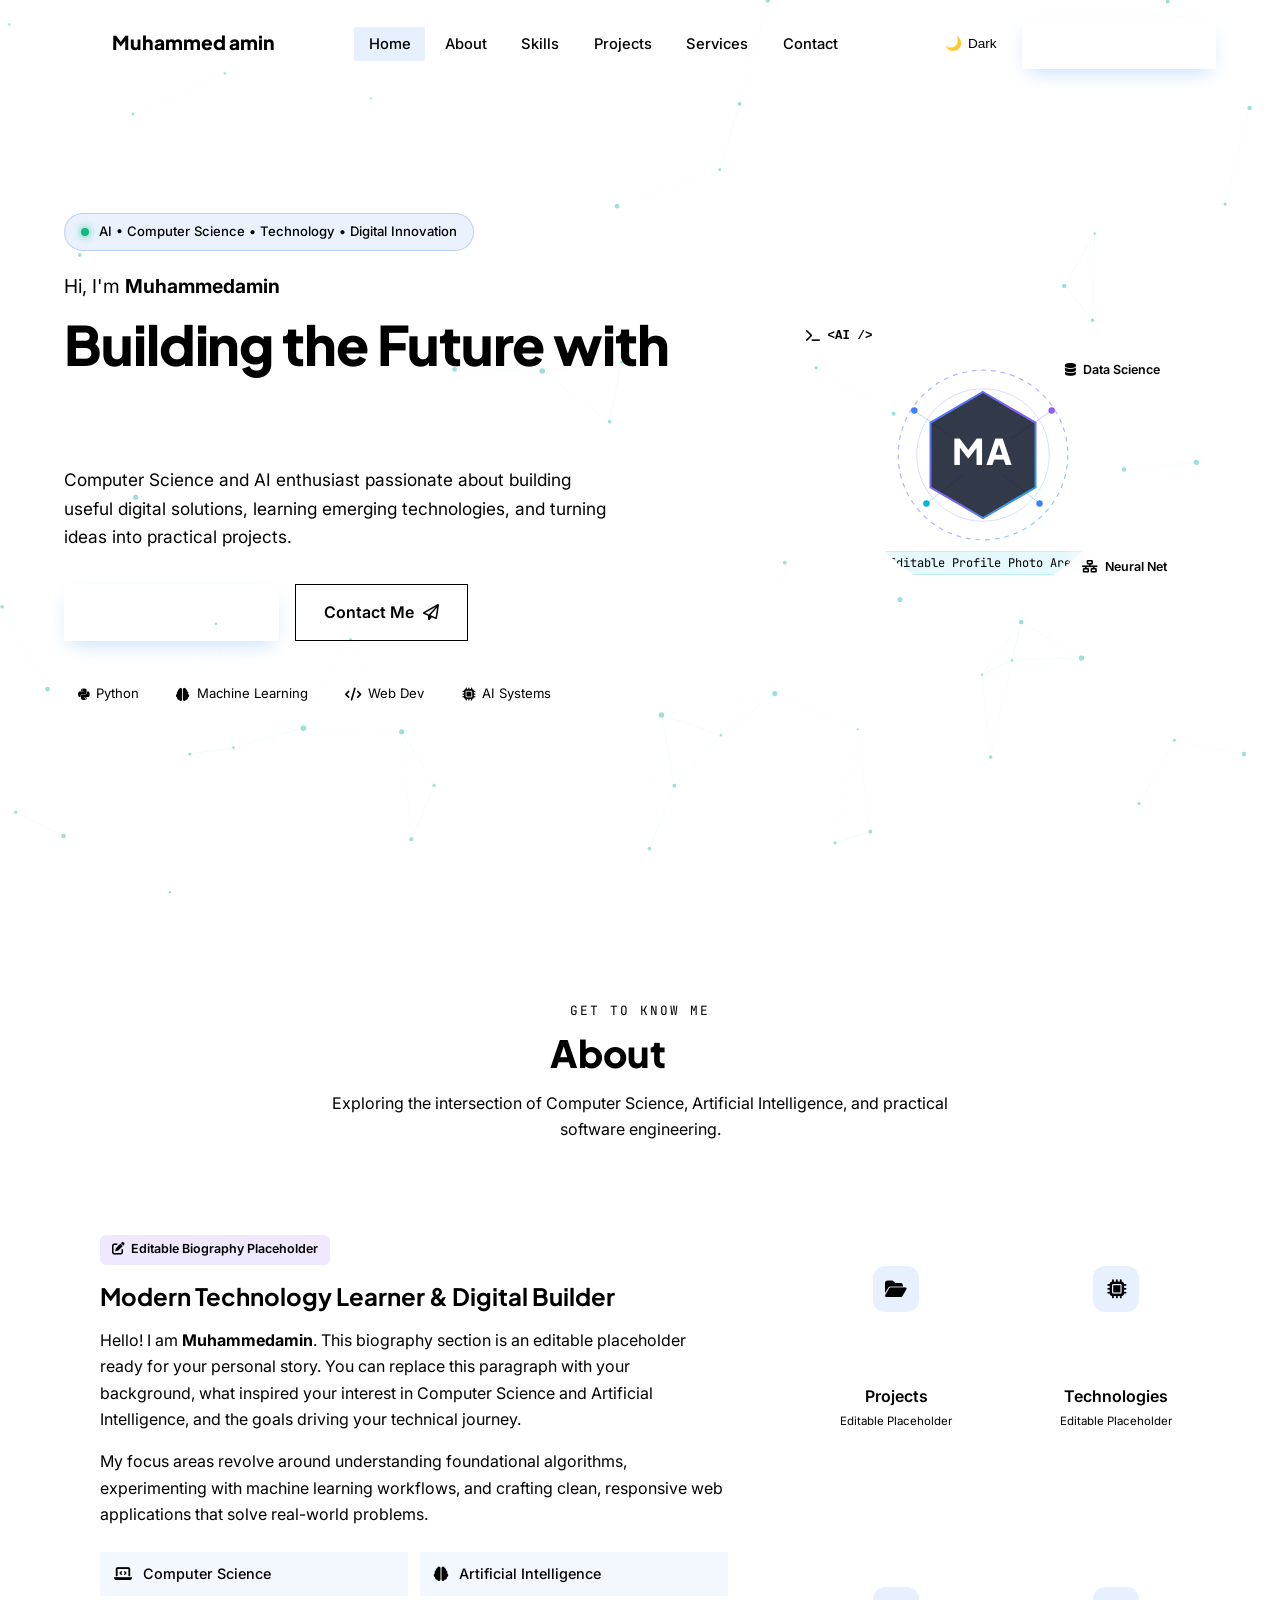
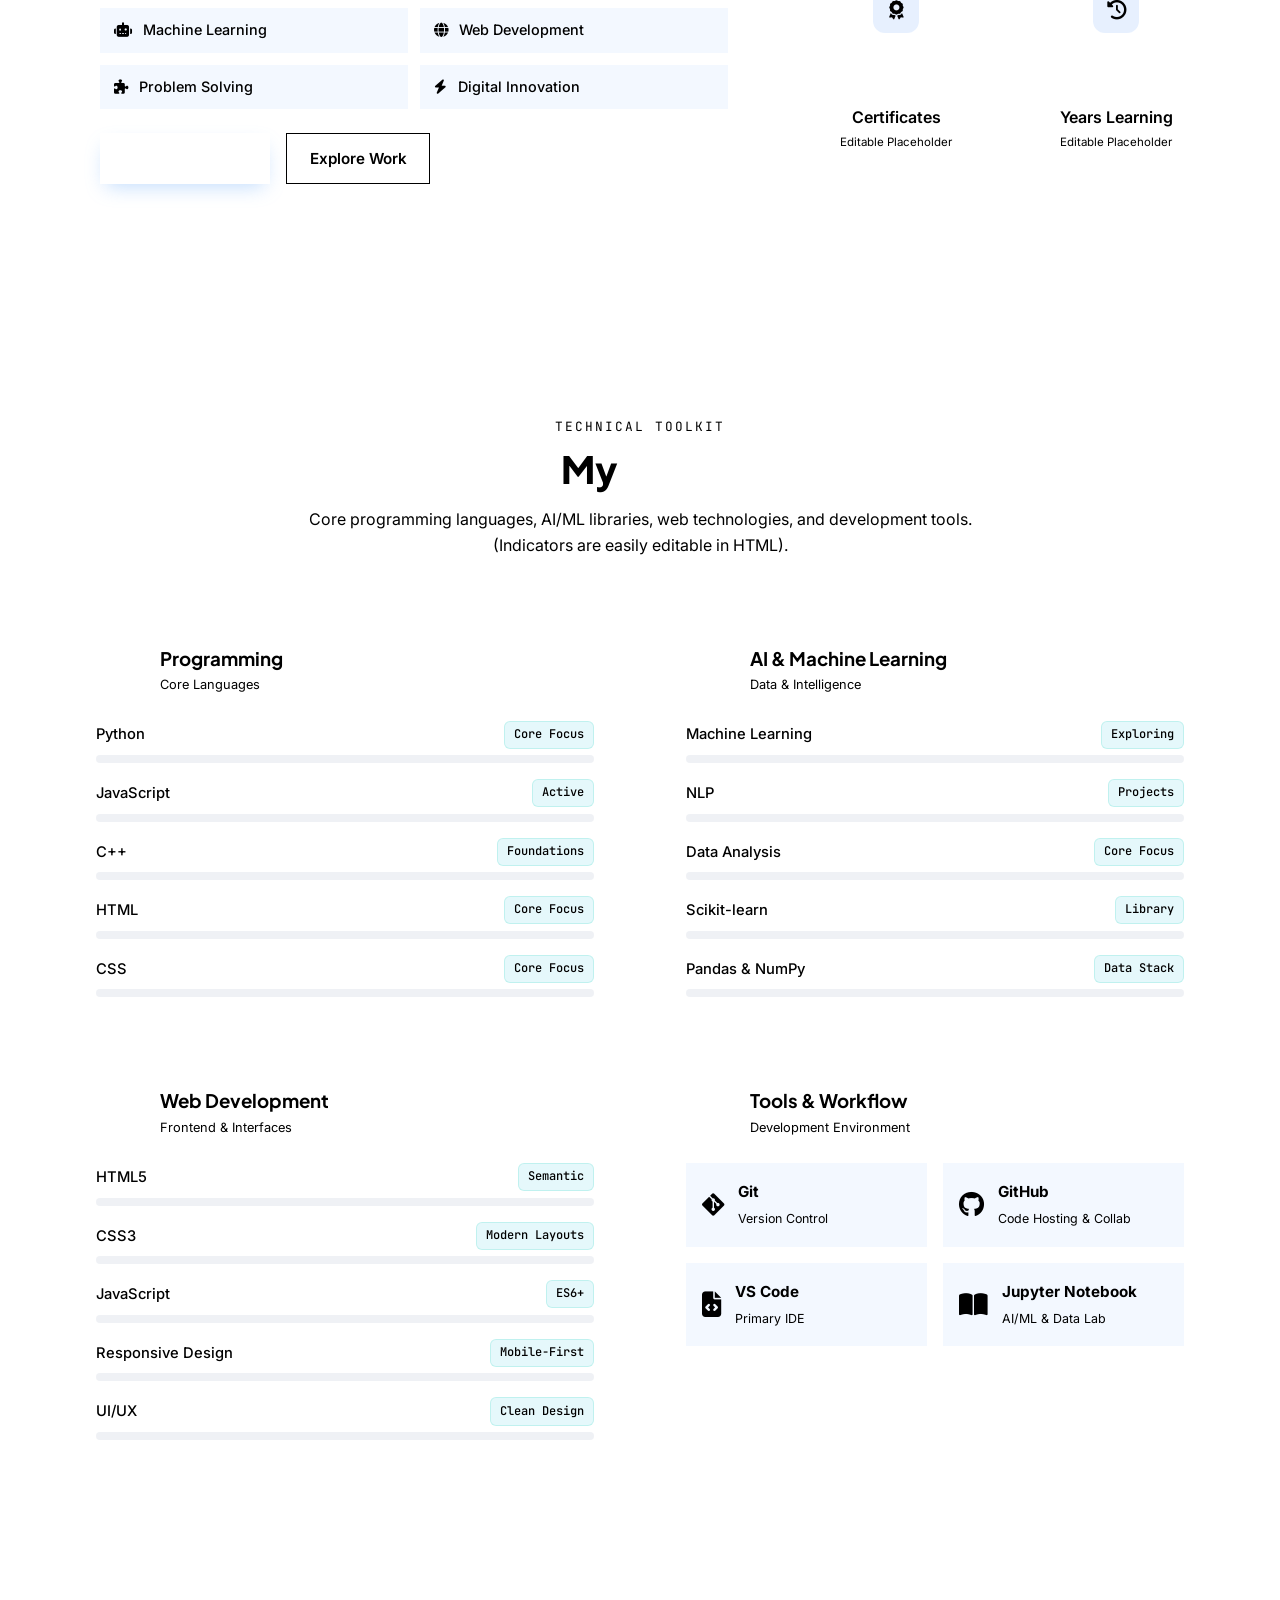
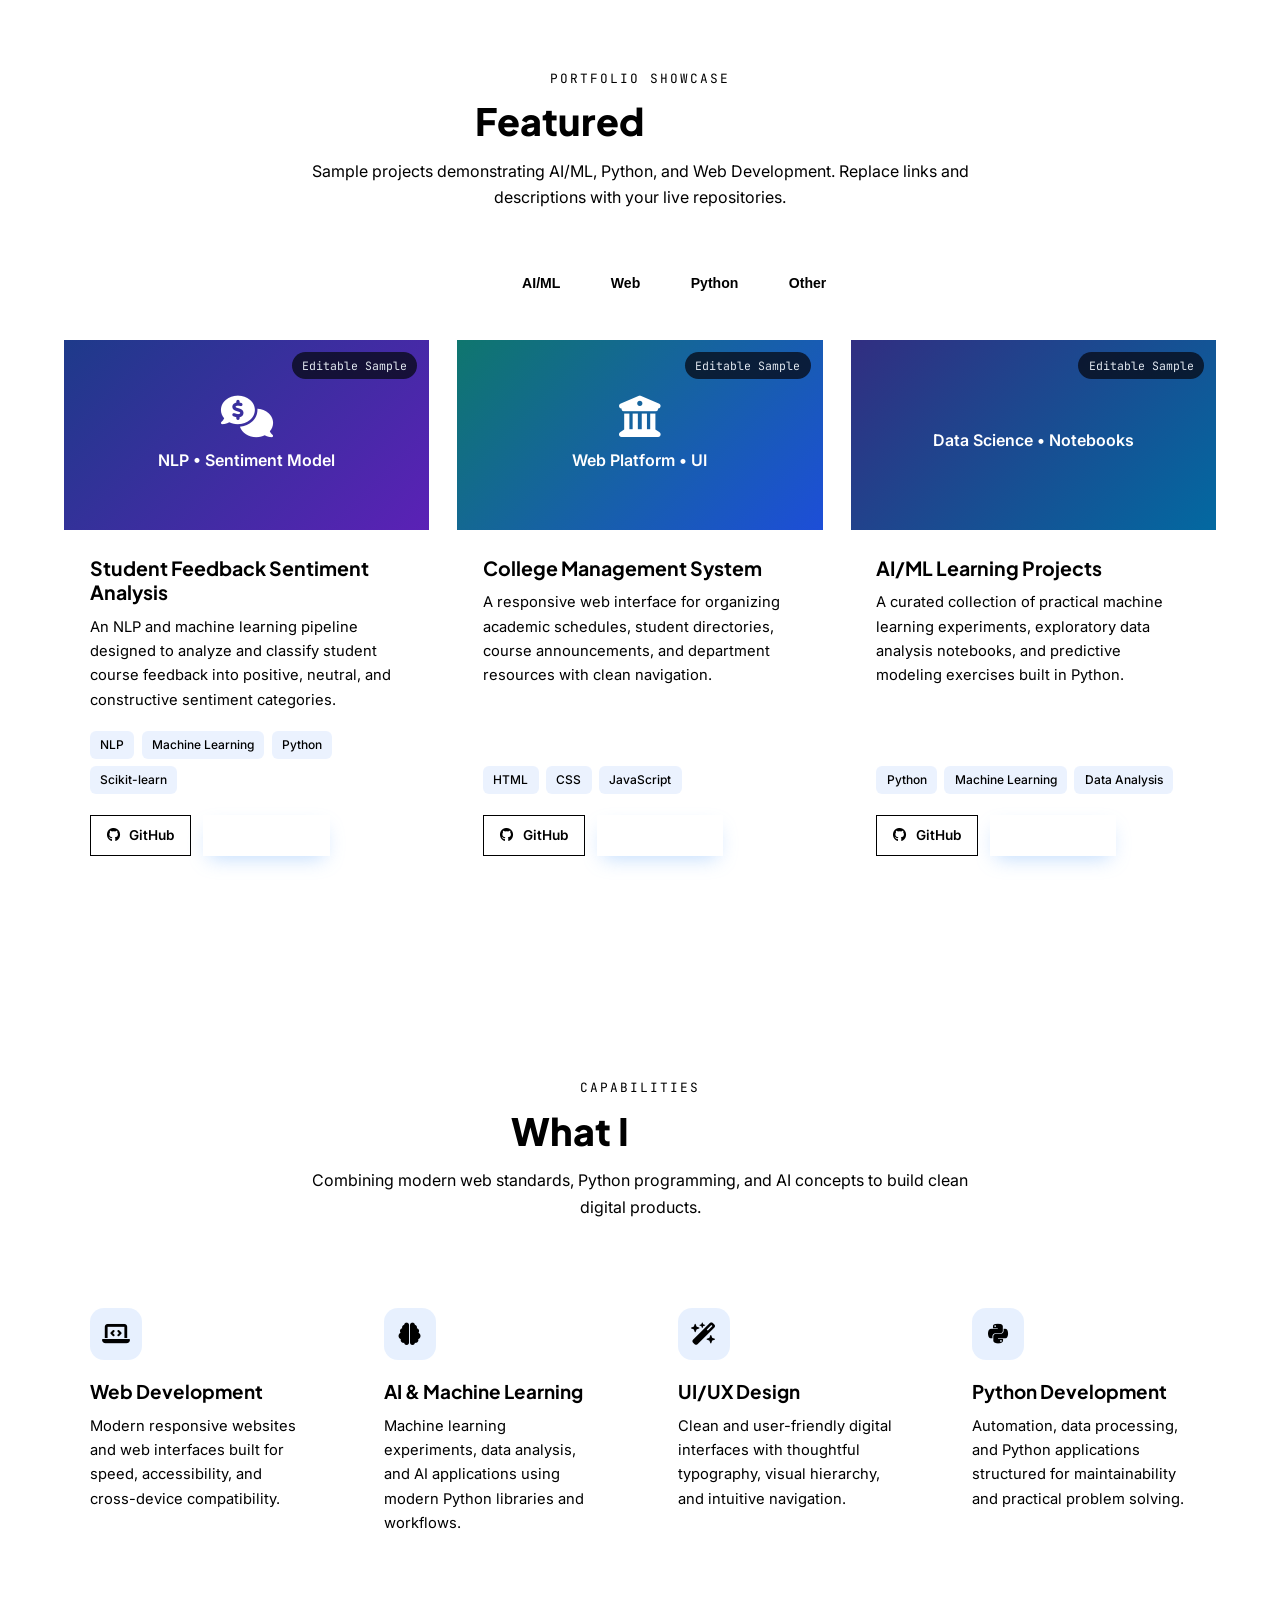
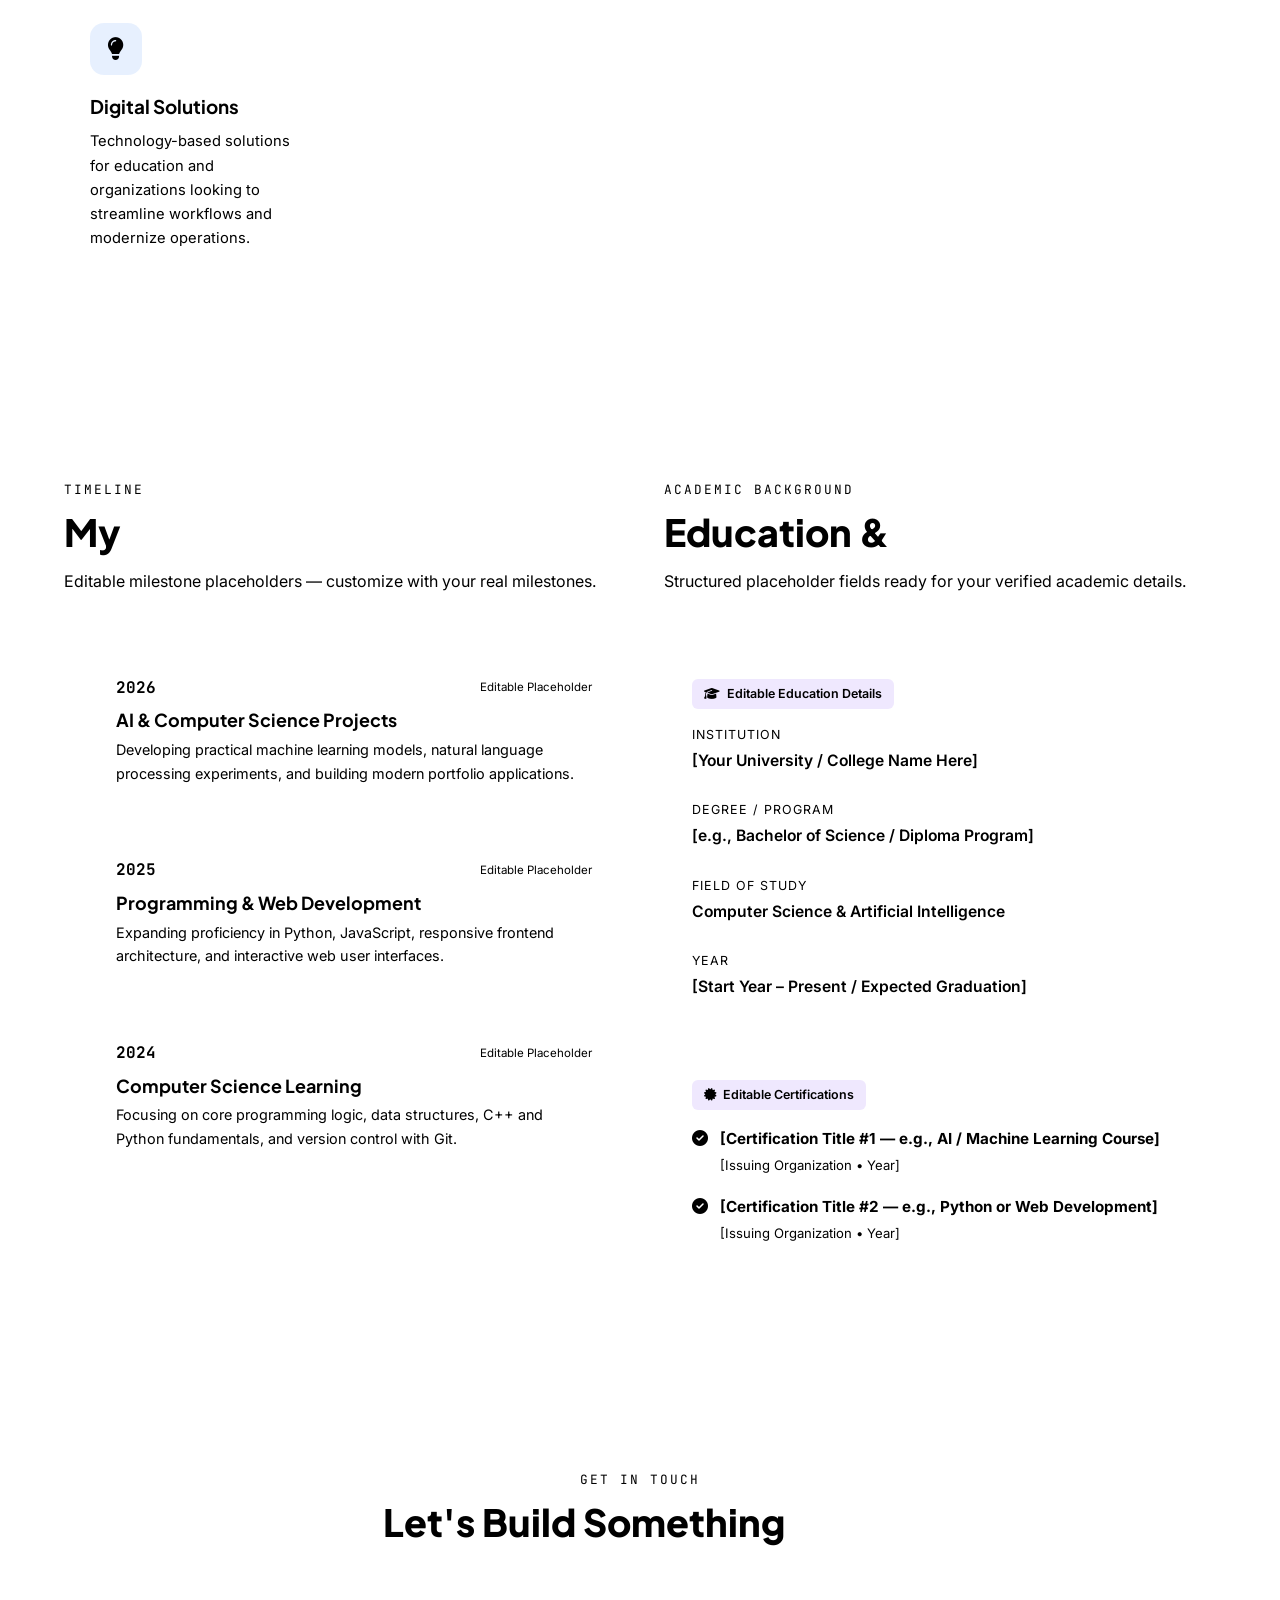
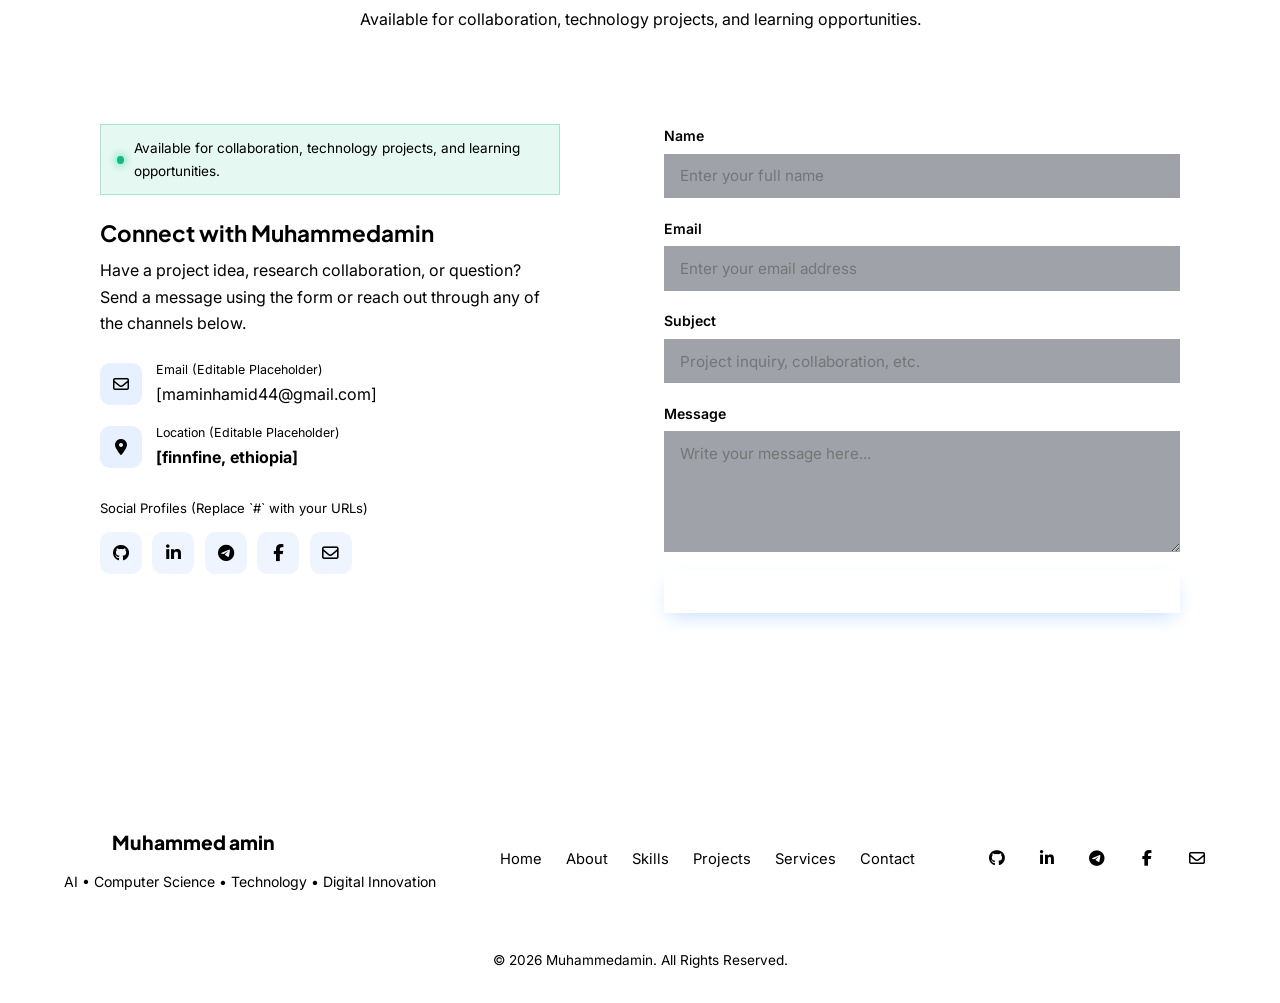
<file: muhammed amin/index.html>
<!DOCTYPE html>
<html lang="en" data-theme="dark">
<head>
  <meta charset="UTF-8" />
  <meta name="viewport" content="width=device-width, initial-scale=1.0" />
  <title>Muhammedamin & AI & Computer Science Portfolio</title>
  <meta name="description" content="Official portfolio of Muhammed Amin — exploring Artificial Intelligence, Computer Science, software development, and digital innovation." />
  <meta name="author" content="Muhammed Amin" />

  <!-- Open Graph / Social Meta Tags -->
  <meta property="og:type" content="website" />
  <meta property="og:title" content="Muhammedamin & AI & Computer Science Portfolio" />
  <meta property="og:description" content="Official portfolio of Muhammed Amin — exploring Artificial Intelligence, Computer Science, software development, and digital innovation." />
  <meta property="og:image" content="assets/images/og-preview.png" />

  <!-- Inline SVG Favicon (MA Logo) -->
  <link rel="icon" type="image/svg+xml" href="data:image/svg+xml,%3Csvg xmlns='http://www.w3.org/2000/svg' viewBox='0 0 64 64'%3E%3Cdefs%3E%3ClinearGradient id='g' x1='0%25' y1='0%25' x2='100%25' y2='100%25'%3E%3Cstop offset='0%25' stop-color='%233b82f6'/%3E%3Cstop offset='100%25' stop-color='%238b5cf6'/%3E%3C/linearGradient%3E%3C/defs%3E%3Crect width='64' height='64' rx='14' fill='%23060913'/%3E%3Crect x='2' y='2' width='60' height='60' rx='12' fill='none' stroke='url(%23g)' stroke-width='3'/%3E%3Ctext x='50%25' y='56%25' dominant-baseline='middle' text-anchor='middle' fill='%23ffffff' font-family='sans-serif' font-weight='800' font-size='26'%3EMA%3C/text%3E%3C/svg%3E" />

  <!-- Google Fonts -->
  <link rel="preconnect" href="https://fonts.googleapis.com" />
  <link rel="preconnect" href="https://fonts.gstatic.com" crossorigin />
  <link href="https://fonts.googleapis.com/css2?family=Inter:wght@300;400;500;600;700&family=Plus+Jakarta+Sans:wght@600;700;800&family=JetBrains+Mono:wght@400;500&display=swap" rel="stylesheet" />

  <!-- Font Awesome Icons -->
  <link rel="stylesheet" href="https://cdnjs.cloudflare.com/ajax/libs/font-awesome/6.5.1/css/all.min.css" />

  <!-- Custom CSS -->
  <link rel="stylesheet" href="css/style.css" />
  <link rel="stylesheet" href="css/responsive.css" />
</head>
<body>

  <!-- Background Neural Particle Canvas -->
  <canvas id="bg-canvas" aria-hidden="true"></canvas>

  <!-- ==================== HEADER / NAVBAR ==================== -->
  <header class="navbar" id="navbar">
    <div class="container nav-container">
      <a href="#home" class="brand-logo" aria-label="Muhammedamin Home">
        <span class="logo-mark">MA</span>
        <span class="logo-text">Muhammed <span class="accent-text">amin</span></span>
      </a>

      <nav class="nav-menu" id="nav-menu" aria-label="Primary Navigation">
        <ul class="nav-list">
          <li><a href="#home" class="nav-link active">Home</a></li>
          <li><a href="#about" class="nav-link">About</a></li>
          <li><a href="#skills" class="nav-link">Skills</a></li>
          <li><a href="#projects" class="nav-link">Projects</a></li>
          <li><a href="#services" class="nav-link">Services</a></li>
          <li><a href="#contact" class="nav-link">Contact</a></li>
        </ul>
        <div class="nav-mobile-cta">
          <a href="#contact" class="btn btn-primary btn-full">Let's Work Together</a>
        </div>
      </nav>

      <div class="nav-actions">
        <button class="theme-toggle" id="theme-toggle" aria-label="Toggle Dark or Light Mode" title="Switch Theme">
          <span class="theme-icon" id="theme-icon">🌙</span>
          <span class="theme-label" id="theme-label">Dark</span>
        </button>

        <a href="#contact" class="btn btn-primary nav-cta">Let's Work Together</a>

        <button class="hamburger" id="hamburger" aria-label="Open Navigation Menu" aria-expanded="false">
          <span class="bar"></span>
          <span class="bar"></span>
          <span class="bar"></span>
        </button>
      </div>
    </div>
  </header>

  <main>
    <!-- ==================== HERO SECTION ==================== -->
    <section class="hero section" id="home">
      <div class="hero-glow hero-glow-1"></div>
      <div class="hero-glow hero-glow-2"></div>

      <div class="container hero-grid">
        <!-- Left Column: Hero Content -->
        <div class="hero-content reveal">
          <div class="hero-badge">
            <span class="status-dot"></span>
            <span>AI • Computer Science • Technology • Digital Innovation</span>
          </div>

          <p class="hero-greeting">Hi, I'm <strong>Muhammedamin</strong></p>

          <h1 class="hero-title">
            Building the Future with <span class="gradient-text">AI &amp; Technology</span>
          </h1>

          <p class="hero-description">
            Computer Science and AI enthusiast passionate about building useful digital solutions, learning emerging technologies, and turning ideas into practical projects.
          </p>

          <div class="hero-buttons">
            <a href="#projects" class="btn btn-primary btn-lg">
              <span>View My Projects</span>
              <i class="fa-solid fa-arrow-right"></i>
            </a>
            <a href="#contact" class="btn btn-outline btn-lg">
              <span>Contact Me</span>
              <i class="fa-regular fa-paper-plane"></i>
            </a>
          </div>

          <div class="hero-tech-strip">
            <span class="tech-pill"><i class="fa-brands fa-python"></i> Python</span>
            <span class="tech-pill"><i class="fa-solid fa-brain"></i> Machine Learning</span>
            <span class="tech-pill"><i class="fa-solid fa-code"></i> Web Dev</span>
            <span class="tech-pill"><i class="fa-solid fa-microchip"></i> AI Systems</span>
          </div>
        </div>

        <!-- Right Column: Visual / Profile Placeholder -->
        <div class="hero-visual reveal">
          <div class="profile-frame">
            <!-- Floating AI / Code Symbols -->
            <div class="floating-chip chip-1" aria-hidden="true">
              <i class="fa-solid fa-terminal"></i> <code>&lt;AI /&gt;</code>
            </div>
            <div class="floating-chip chip-2" aria-hidden="true">
              <i class="fa-solid fa-network-wired"></i> <span>Neural Net</span>
            </div>
            <div class="floating-chip chip-3" aria-hidden="true">
              <i class="fa-solid fa-database"></i> <span>Data Science</span>
            </div>

            <!-- Decorative Orbit Rings -->
            <div class="orbit-ring orbit-1"></div>
            <div class="orbit-ring orbit-2"></div>

            <!-- Profile Card Container -->
            <div class="profile-card-inner">
              <!-- OPTION 1: Real Profile Image (Uncomment & set src when photo is ready) -->
              <!--
              <img src="assets/images/profile.jpg" alt="Muhammedamin - AI and Computer Science Portfolio" class="profile-img" />
              -->

              <!-- OPTION 2: Stylish Tech & AI Placeholder Avatar -->
              <div class="profile-placeholder" id="profile-placeholder">
                <svg class="placeholder-svg" viewBox="0 0 260 260" xmlns="http://www.w3.org/2000/svg" role="img" aria-label="Muhammedamin Initials and AI Network Graphic">
                  <defs>
                    <linearGradient id="maGrad" x1="0%" y1="0%" x2="100%" y2="100%">
                      <stop offset="0%" stop-color="#3b82f6" />
                      <stop offset="50%" stop-color="#8b5cf6" />
                      <stop offset="100%" stop-color="#06b6d4" />
                    </linearGradient>
                  </defs>
                  <!-- Subtle AI network grid lines -->
                  <circle cx="130" cy="130" r="105" fill="none" stroke="url(#maGrad)" stroke-width="1.5" stroke-dasharray="6 6" opacity="0.5" />
                  <circle cx="130" cy="130" r="82" fill="none" stroke="url(#maGrad)" stroke-width="1" opacity="0.3" />
                  <line x1="45" y1="75" x2="95" y2="110" stroke="#3b82f6" stroke-width="1" opacity="0.4" />
                  <line x1="215" y1="75" x2="165" y2="110" stroke="#8b5cf6" stroke-width="1" opacity="0.4" />
                  <line x1="60" y1="190" x2="105" y2="155" stroke="#06b6d4" stroke-width="1" opacity="0.4" />
                  <line x1="200" y1="190" x2="155" y2="155" stroke="#3b82f6" stroke-width="1" opacity="0.4" />
                  <circle cx="45" cy="75" r="4" fill="#3b82f6" />
                  <circle cx="215" cy="75" r="4" fill="#8b5cf6" />
                  <circle cx="60" cy="190" r="4" fill="#06b6d4" />
                  <circle cx="200" cy="190" r="4" fill="#3b82f6" />
                  <!-- Center Hexagon & MA Monogram -->
                  <polygon points="130,52 195,90 195,170 130,208 65,170 65,90" fill="rgba(15, 23, 42, 0.85)" stroke="url(#maGrad)" stroke-width="2.5" />
                  <text x="130" y="142" text-anchor="middle" fill="#ffffff" font-family="Plus Jakarta Sans, sans-serif" font-weight="800" font-size="44" letter-spacing="2">MA</text>
                </svg>
                <div class="profile-placeholder-caption">
                  <span class="mono-tag">[Editable Profile Photo Area]</span>
                </div>
              </div>
            </div>
          </div>
        </div>
      </div>
    </section>

    <!-- ==================== ABOUT SECTION ==================== -->
    <section class="about section" id="about">
      <div class="container">
        <div class="section-header reveal">
          <span class="section-subtitle">Get To Know Me</span>
          <h2 class="section-title">About <span class="gradient-text">Me</span></h2>
          <p class="section-desc">Exploring the intersection of Computer Science, Artificial Intelligence, and practical software engineering.</p>
        </div>

        <div class="about-grid">
          <!-- Left: Editable Bio & Highlights -->
          <div class="about-content glass-card reveal">
            <div class="editable-badge">
              <i class="fa-solid fa-pen-to-square"></i> Editable Biography Placeholder
            </div>
            <h3>Modern Technology Learner &amp; Digital Builder</h3>
            <p>
              <!-- EDIT BIOGRAPHY HERE -->
              Hello! I am <strong>Muhammedamin</strong>. This biography section is an editable placeholder ready for your personal story. You can replace this paragraph with your background, what inspired your interest in Computer Science and Artificial Intelligence, and the goals driving your technical journey.
            </p>
            <p>
              My focus areas revolve around understanding foundational algorithms, experimenting with machine learning workflows, and crafting clean, responsive web applications that solve real-world problems.
            </p>

            <!-- Core Focus Highlights -->
            <div class="about-highlights">
              <div class="highlight-item">
                <i class="fa-solid fa-laptop-code"></i>
                <span>Computer Science</span>
              </div>
              <div class="highlight-item">
                <i class="fa-solid fa-brain"></i>
                <span>Artificial Intelligence</span>
              </div>
              <div class="highlight-item">
                <i class="fa-solid fa-robot"></i>
                <span>Machine Learning</span>
              </div>
              <div class="highlight-item">
                <i class="fa-solid fa-globe"></i>
                <span>Web Development</span>
              </div>
              <div class="highlight-item">
                <i class="fa-solid fa-puzzle-piece"></i>
                <span>Problem Solving</span>
              </div>
              <div class="highlight-item">
                <i class="fa-solid fa-bolt"></i>
                <span>Digital Innovation</span>
              </div>
            </div>

            <div class="about-actions">
              <!-- Replace href with your real CV file path e.g. assets/Muhammed-Amin-CV.pdf -->
              <a href="#contact" class="btn btn-primary" download>
                <i class="fa-solid fa-download"></i>
                <span>Download CV</span>
              </a>
              <a href="#projects" class="btn btn-outline">Explore Work</a>
            </div>
          </div>

          <!-- Right: Editable Statistics Grid -->
          <div class="stats-grid reveal">
            <div class="stat-card glass-card">
              <div class="stat-icon"><i class="fa-solid fa-folder-open"></i></div>
              <span class="stat-number">[03+]</span>
              <span class="stat-label">Projects</span>
              <small class="stat-note">Editable Placeholder</small>
            </div>

            <div class="stat-card glass-card">
              <div class="stat-icon"><i class="fa-solid fa-microchip"></i></div>
              <span class="stat-number">[15+]</span>
              <span class="stat-label">Technologies</span>
              <small class="stat-note">Editable Placeholder</small>
            </div>

            <div class="stat-card glass-card">
              <div class="stat-icon"><i class="fa-solid fa-award"></i></div>
              <span class="stat-number">[00+]</span>
              <span class="stat-label">Certificates</span>
              <small class="stat-note">Editable Placeholder</small>
            </div>

            <div class="stat-card glass-card">
              <div class="stat-icon"><i class="fa-solid fa-clock-rotate-left"></i></div>
              <span class="stat-number">[02+]</span>
              <span class="stat-label">Years Learning</span>
              <small class="stat-note">Editable Placeholder</small>
            </div>
          </div>
        </div>
      </div>
    </section>

    <!-- ==================== SKILLS SECTION ==================== -->
    <section class="skills section" id="skills">
      <div class="container">
        <div class="section-header reveal">
          <span class="section-subtitle">Technical Toolkit</span>
          <h2 class="section-title">My <span class="gradient-text">Skills</span></h2>
          <p class="section-desc">Core programming languages, AI/ML libraries, web technologies, and development tools. (Indicators are easily editable in HTML).</p>
        </div>

        <div class="skills-grid">
          <!-- Category 1: Programming -->
          <div class="skill-category glass-card reveal">
            <div class="skill-cat-header">
              <div class="skill-cat-icon"><i class="fa-solid fa-terminal"></i></div>
              <div>
                <h3>Programming</h3>
                <span class="skill-cat-tag">Core Languages</span>
              </div>
            </div>
            <div class="skill-items">
              <div class="skill-bar-item">
                <div class="skill-info"><span>Python</span><span class="mono-tag">Core Focus</span></div>
                <div class="progress-track"><div class="progress-fill" data-width="85%"></div></div>
              </div>
              <div class="skill-bar-item">
                <div class="skill-info"><span>JavaScript</span><span class="mono-tag">Active</span></div>
                <div class="progress-track"><div class="progress-fill" data-width="80%"></div></div>
              </div>
              <div class="skill-bar-item">
                <div class="skill-info"><span>C++</span><span class="mono-tag">Foundations</span></div>
                <div class="progress-track"><div class="progress-fill" data-width="75%"></div></div>
              </div>
              <div class="skill-bar-item">
                <div class="skill-info"><span>HTML</span><span class="mono-tag">Core Focus</span></div>
                <div class="progress-track"><div class="progress-fill" data-width="90%"></div></div>
              </div>
              <div class="skill-bar-item">
                <div class="skill-info"><span>CSS</span><span class="mono-tag">Core Focus</span></div>
                <div class="progress-track"><div class="progress-fill" data-width="88%"></div></div>
              </div>
            </div>
          </div>

          <!-- Category 2: AI & Machine Learning -->
          <div class="skill-category glass-card reveal">
            <div class="skill-cat-header">
              <div class="skill-cat-icon"><i class="fa-solid fa-brain"></i></div>
              <div>
                <h3>AI &amp; Machine Learning</h3>
                <span class="skill-cat-tag">Data &amp; Intelligence</span>
              </div>
            </div>
            <div class="skill-items">
              <div class="skill-bar-item">
                <div class="skill-info"><span>Machine Learning</span><span class="mono-tag">Exploring</span></div>
                <div class="progress-track"><div class="progress-fill" data-width="80%"></div></div>
              </div>
              <div class="skill-bar-item">
                <div class="skill-info"><span>NLP</span><span class="mono-tag">Projects</span></div>
                <div class="progress-track"><div class="progress-fill" data-width="75%"></div></div>
              </div>
              <div class="skill-bar-item">
                <div class="skill-info"><span>Data Analysis</span><span class="mono-tag">Core Focus</span></div>
                <div class="progress-track"><div class="progress-fill" data-width="82%"></div></div>
              </div>
              <div class="skill-bar-item">
                <div class="skill-info"><span>Scikit-learn</span><span class="mono-tag">Library</span></div>
                <div class="progress-track"><div class="progress-fill" data-width="78%"></div></div>
              </div>
              <div class="skill-bar-item">
                <div class="skill-info"><span>Pandas &amp; NumPy</span><span class="mono-tag">Data Stack</span></div>
                <div class="progress-track"><div class="progress-fill" data-width="84%"></div></div>
              </div>
            </div>
          </div>

          <!-- Category 3: Web Development -->
          <div class="skill-category glass-card reveal">
            <div class="skill-cat-header">
              <div class="skill-cat-icon"><i class="fa-solid fa-code"></i></div>
              <div>
                <h3>Web Development</h3>
                <span class="skill-cat-tag">Frontend &amp; Interfaces</span>
              </div>
            </div>
            <div class="skill-items">
              <div class="skill-bar-item">
                <div class="skill-info"><span>HTML5</span><span class="mono-tag">Semantic</span></div>
                <div class="progress-track"><div class="progress-fill" data-width="92%"></div></div>
              </div>
              <div class="skill-bar-item">
                <div class="skill-info"><span>CSS3</span><span class="mono-tag">Modern Layouts</span></div>
                <div class="progress-track"><div class="progress-fill" data-width="88%"></div></div>
              </div>
              <div class="skill-bar-item">
                <div class="skill-info"><span>JavaScript</span><span class="mono-tag">ES6+</span></div>
                <div class="progress-track"><div class="progress-fill" data-width="82%"></div></div>
              </div>
              <div class="skill-bar-item">
                <div class="skill-info"><span>Responsive Design</span><span class="mono-tag">Mobile-First</span></div>
                <div class="progress-track"><div class="progress-fill" data-width="90%"></div></div>
              </div>
              <div class="skill-bar-item">
                <div class="skill-info"><span>UI/UX</span><span class="mono-tag">Clean Design</span></div>
                <div class="progress-track"><div class="progress-fill" data-width="80%"></div></div>
              </div>
            </div>
          </div>

          <!-- Category 4: Tools -->
          <div class="skill-category glass-card reveal">
            <div class="skill-cat-header">
              <div class="skill-cat-icon"><i class="fa-solid fa-screwdriver-wrench"></i></div>
              <div>
                <h3>Tools &amp; Workflow</h3>
                <span class="skill-cat-tag">Development Environment</span>
              </div>
            </div>
            <div class="skill-badges-wrap">
              <div class="tool-badge">
                <i class="fa-brands fa-git-alt"></i>
                <div>
                  <strong>Git</strong>
                  <span>Version Control</span>
                </div>
              </div>
              <div class="tool-badge">
                <i class="fa-brands fa-github"></i>
                <div>
                  <strong>GitHub</strong>
                  <span>Code Hosting &amp; Collab</span>
                </div>
              </div>
              <div class="tool-badge">
                <i class="fa-solid fa-file-code"></i>
                <div>
                  <strong>VS Code</strong>
                  <span>Primary IDE</span>
                </div>
              </div>
              <div class="tool-badge">
                <i class="fa-solid fa-book-open"></i>
                <div>
                  <strong>Jupyter Notebook</strong>
                  <span>AI/ML &amp; Data Lab</span>
                </div>
              </div>
            </div>
          </div>
        </div>
      </div>
    </section>

    <!-- ==================== PROJECTS SECTION ==================== -->
    <section class="projects section" id="projects">
      <div class="container">
        <div class="section-header reveal">
          <span class="section-subtitle">Portfolio Showcase</span>
          <h2 class="section-title">Featured <span class="gradient-text">Projects</span></h2>
          <p class="section-desc">Sample projects demonstrating AI/ML, Python, and Web Development. Replace links and descriptions with your live repositories.</p>
        </div>

        <!-- Filter Buttons -->
        <div class="project-filters reveal" role="tablist" aria-label="Filter Projects">
          <button class="filter-btn active" data-filter="all">All</button>
          <button class="filter-btn" data-filter="ai-ml">AI/ML</button>
          <button class="filter-btn" data-filter="web">Web</button>
          <button class="filter-btn" data-filter="python">Python</button>
          <button class="filter-btn" data-filter="other">Other</button>
        </div>

        <!-- Projects Grid -->
        <div class="projects-grid">
          <!-- Project 1 -->
          <article class="project-card glass-card reveal" data-category="ai-ml python">
            <div class="project-img-wrapper">
              <div class="project-visual visual-ai">
                <i class="fa-solid fa-comments-dollar"></i>
                <span>NLP • Sentiment Model</span>
              </div>
              <span class="project-badge">Editable Sample</span>
            </div>
            <div class="project-body">
              <h3 class="project-title">Student Feedback Sentiment Analysis</h3>
              <p class="project-desc">
                An NLP and machine learning pipeline designed to analyze and classify student course feedback into positive, neutral, and constructive sentiment categories.
              </p>
              <div class="project-tags">
                <span>NLP</span>
                <span>Machine Learning</span>
                <span>Python</span>
                <span>Scikit-learn</span>
              </div>
              <div class="project-links">
                <a href="#" class="btn btn-sm btn-outline" target="_blank" rel="noopener noreferrer" aria-label="GitHub Repository for Student Feedback Sentiment Analysis">
                  <i class="fa-brands fa-github"></i> GitHub
                </a>
                <a href="#" class="btn btn-sm btn-primary" target="_blank" rel="noopener noreferrer" aria-label="Live Demo for Student Feedback Sentiment Analysis">
                  <i class="fa-solid fa-arrow-up-right-from-square"></i> Live Demo
                </a>
              </div>
            </div>
          </article>

          <!-- Project 2 -->
          <article class="project-card glass-card reveal" data-category="web other">
            <div class="project-img-wrapper">
              <div class="project-visual visual-web">
                <i class="fa-solid fa-building-columns"></i>
                <span>Web Platform • UI</span>
              </div>
              <span class="project-badge">Editable Sample</span>
            </div>
            <div class="project-body">
              <h3 class="project-title">College Management System</h3>
              <p class="project-desc">
                A responsive web interface for organizing academic schedules, student directories, course announcements, and department resources with clean navigation.
              </p>
              <div class="project-tags">
                <span>HTML</span>
                <span>CSS</span>
                <span>JavaScript</span>
              </div>
              <div class="project-links">
                <a href="#" class="btn btn-sm btn-outline" target="_blank" rel="noopener noreferrer" aria-label="GitHub Repository for College Management System">
                  <i class="fa-brands fa-github"></i> GitHub
                </a>
                <a href="#" class="btn btn-sm btn-primary" target="_blank" rel="noopener noreferrer" aria-label="Live Demo for College Management System">
                  <i class="fa-solid fa-arrow-up-right-from-square"></i> Live Demo
                </a>
              </div>
            </div>
          </article>

          <!-- Project 3 -->
          <article class="project-card glass-card reveal" data-category="ai-ml python other">
            <div class="project-img-wrapper">
              <div class="project-visual visual-data">
                <i class="fa-solid fa-chart-network"></i>
                <span>Data Science • Notebooks</span>
              </div>
              <span class="project-badge">Editable Sample</span>
            </div>
            <div class="project-body">
              <h3 class="project-title">AI/ML Learning Projects</h3>
              <p class="project-desc">
                A curated collection of practical machine learning experiments, exploratory data analysis notebooks, and predictive modeling exercises built in Python.
              </p>
              <div class="project-tags">
                <span>Python</span>
                <span>Machine Learning</span>
                <span>Data Analysis</span>
              </div>
              <div class="project-links">
                <a href="#" class="btn btn-sm btn-outline" target="_blank" rel="noopener noreferrer" aria-label="GitHub Repository for AI/ML Learning Projects">
                  <i class="fa-brands fa-github"></i> GitHub
                </a>
                <a href="#" class="btn btn-sm btn-primary" target="_blank" rel="noopener noreferrer" aria-label="Live Demo for AI/ML Learning Projects">
                  <i class="fa-solid fa-arrow-up-right-from-square"></i> Live Demo
                </a>
              </div>
            </div>
          </article>
        </div>
      </div>
    </section>

    <!-- ==================== SERVICES SECTION ==================== -->
    <section class="services section" id="services">
      <div class="container">
        <div class="section-header reveal">
          <span class="section-subtitle">Capabilities</span>
          <h2 class="section-title">What I <span class="gradient-text">Can Do</span></h2>
          <p class="section-desc">Combining modern web standards, Python programming, and AI concepts to build clean digital products.</p>
        </div>

        <div class="services-grid">
          <div class="service-card glass-card reveal">
            <div class="service-icon"><i class="fa-solid fa-laptop-code"></i></div>
            <h3>Web Development</h3>
            <p>Modern responsive websites and web interfaces built for speed, accessibility, and cross-device compatibility.</p>
          </div>

          <div class="service-card glass-card reveal">
            <div class="service-icon"><i class="fa-solid fa-brain"></i></div>
            <h3>AI &amp; Machine Learning</h3>
            <p>Machine learning experiments, data analysis, and AI applications using modern Python libraries and workflows.</p>
          </div>

          <div class="service-card glass-card reveal">
            <div class="service-icon"><i class="fa-solid fa-wand-magic-sparkles"></i></div>
            <h3>UI/UX Design</h3>
            <p>Clean and user-friendly digital interfaces with thoughtful typography, visual hierarchy, and intuitive navigation.</p>
          </div>

          <div class="service-card glass-card reveal">
            <div class="service-icon"><i class="fa-brands fa-python"></i></div>
            <h3>Python Development</h3>
            <p>Automation, data processing, and Python applications structured for maintainability and practical problem solving.</p>
          </div>

          <div class="service-card glass-card reveal">
            <div class="service-icon"><i class="fa-solid fa-lightbulb"></i></div>
            <h3>Digital Solutions</h3>
            <p>Technology-based solutions for education and organizations looking to streamline workflows and modernize operations.</p>
          </div>
        </div>
      </div>
    </section>

    <!-- ==================== JOURNEY & EDUCATION SECTION ==================== -->
    <section class="journey-education section" id="journey">
      <div class="container">
        <div class="dual-grid">
          <!-- Column 1: My Journey Timeline -->
          <div class="journey-col reveal">
            <div class="section-header left-align">
              <span class="section-subtitle">Timeline</span>
              <h2 class="section-title">My <span class="gradient-text">Journey</span></h2>
              <p class="section-desc">Editable milestone placeholders — customize with your real milestones.</p>
            </div>

            <div class="timeline">
              <div class="timeline-item glass-card">
                <span class="timeline-dot"></span>
                <div class="timeline-meta">
                  <span class="timeline-year">2026</span>
                  <span class="editable-tag">Editable Placeholder</span>
                </div>
                <h3>AI &amp; Computer Science Projects</h3>
                <p>Developing practical machine learning models, natural language processing experiments, and building modern portfolio applications.</p>
              </div>

              <div class="timeline-item glass-card">
                <span class="timeline-dot"></span>
                <div class="timeline-meta">
                  <span class="timeline-year">2025</span>
                  <span class="editable-tag">Editable Placeholder</span>
                </div>
                <h3>Programming &amp; Web Development</h3>
                <p>Expanding proficiency in Python, JavaScript, responsive frontend architecture, and interactive web user interfaces.</p>
              </div>

              <div class="timeline-item glass-card">
                <span class="timeline-dot"></span>
                <div class="timeline-meta">
                  <span class="timeline-year">2024</span>
                  <span class="editable-tag">Editable Placeholder</span>
                </div>
                <h3>Computer Science Learning</h3>
                <p>Focusing on core programming logic, data structures, C++ and Python fundamentals, and version control with Git.</p>
              </div>
            </div>
          </div>

          <!-- Column 2: Education & Certifications -->
          <div class="education-col reveal" id="education">
            <div class="section-header left-align">
              <span class="section-subtitle">Academic Background</span>
              <h2 class="section-title">Education &amp; <span class="gradient-text">Credentials</span></h2>
              <p class="section-desc">Structured placeholder fields ready for your verified academic details.</p>
            </div>

            <div class="edu-card glass-card">
              <div class="editable-badge">
                <i class="fa-solid fa-graduation-cap"></i> Editable Education Details
              </div>

              <div class="edu-field-list">
                <div class="edu-field">
                  <span class="edu-label">Institution</span>
                  <span class="edu-value">[Your University / College Name Here]</span>
                </div>
                <div class="edu-field">
                  <span class="edu-label">Degree / Program</span>
                  <span class="edu-value">[e.g., Bachelor of Science / Diploma Program]</span>
                </div>
                <div class="edu-field">
                  <span class="edu-label">Field of Study</span>
                  <span class="edu-value">Computer Science &amp; Artificial Intelligence</span>
                </div>
                <div class="edu-field">
                  <span class="edu-label">Year</span>
                  <span class="edu-value">[Start Year – Present / Expected Graduation]</span>
                </div>
              </div>
            </div>

            <div class="edu-card glass-card mt-4">
              <div class="editable-badge">
                <i class="fa-solid fa-certificate"></i> Editable Certifications
              </div>
              <ul class="cert-list">
                <li>
                  <i class="fa-solid fa-check-circle"></i>
                  <div>
                    <strong>[Certification Title #1 — e.g., AI / Machine Learning Course]</strong>
                    <span>[Issuing Organization • Year]</span>
                  </div>
                </li>
                <li>
                  <i class="fa-solid fa-check-circle"></i>
                  <div>
                    <strong>[Certification Title #2 — e.g., Python or Web Development]</strong>
                    <span>[Issuing Organization • Year]</span>
                  </div>
                </li>
              </ul>
            </div>
          </div>
        </div>
      </div>
    </section>

    <!-- ==================== CONTACT SECTION ==================== -->
    <section class="contact section" id="contact">
      <div class="container">
        <div class="section-header reveal">
          <span class="section-subtitle">Get In Touch</span>
          <h2 class="section-title">Let's Build Something <span class="gradient-text">Great Together</span></h2>
          <p class="section-desc">Available for collaboration, technology projects, and learning opportunities.</p>
        </div>

        <div class="contact-grid">
          <!-- Left: Contact Info & Social Placeholders -->
          <div class="contact-info glass-card reveal">
            <div class="availability-banner">
              <span class="status-dot"></span>
              <span>Available for collaboration, technology projects, and learning opportunities.</span>
            </div>

            <h3>Connect with Muhammedamin</h3>
            <p>
              Have a project idea, research collaboration, or question? Send a message using the form or reach out through any of the channels below.
            </p>

            <div class="contact-details">
              <div class="contact-item">
                <div class="contact-icon"><i class="fa-regular fa-envelope"></i></div>
                <div>
                  <span>Email (Editable Placeholder)</span>
                  <a href="mailto:maminhamid44@gmail.com">[maminhamid44@gmail.com]</a>
                </div>
              </div>

              <div class="contact-item">
                <div class="contact-icon"><i class="fa-solid fa-location-dot"></i></div>
                <div>
                  <span>Location (Editable Placeholder)</span>
                  <strong>[finnfine, ethiopia]</strong>
                </div>
              </div>
            </div>

            <div class="social-section">
              <span class="social-heading">Social Profiles (Replace `#` with your URLs)</span>
              <div class="social-links">
                <a href="#" class="social-btn" aria-label="GitHub" title="GitHub"><i class="fa-brands fa-github"></i></a>
                <a href="#" class="social-btn" aria-label="LinkedIn" title="LinkedIn"><i class="fa-brands fa-linkedin-in"></i></a>
                <a href="#" class="social-btn" aria-label="Telegram" title="Telegram"><i class="fa-brands fa-telegram"></i></a>
                <a href="#" class="social-btn" aria-label="Facebook" title="Facebook"><i class="fa-brands fa-facebook-f"></i></a>
                <a href="mailto:maminhamid44@gmail.com" class="social-btn" aria-label="Email" title="Email"><i class="fa-regular fa-envelope"></i></a>
              </div>
            </div>
          </div>

          <!-- Right: Contact Form -->
          <div class="contact-form-wrapper glass-card reveal">
            <form id="contact-form" class="contact-form" novalidate>
              <div class="form-group">
                <label for="name">Name</label>
                <input type="text" id="name" name="name" placeholder="Enter your full name" required />
              </div>

              <div class="form-group">
                <label for="email">Email</label>
                <input type="email" id="email" name="email" placeholder="Enter your email address" required />
              </div>

              <div class="form-group">
                <label for="subject">Subject</label>
                <input type="text" id="subject" name="subject" placeholder="Project inquiry, collaboration, etc." required />
              </div>

              <div class="form-group">
                <label for="message">Message</label>
                <textarea id="message" name="message" rows="5" placeholder="Write your message here..." required></textarea>
              </div>

              <button type="submit" class="btn btn-primary btn-full">
                <span>Send Message</span>
                <i class="fa-regular fa-paper-plane"></i>
              </button>

              <p id="form-status" class="form-status" role="status" aria-live="polite"></p>
            </form>
          </div>
        </div>
      </div>
    </section>
  </main>

  <!-- ==================== FOOTER ==================== -->
  <footer class="footer">
    <div class="container">
      <div class="footer-top">
        <div class="footer-brand">
          <a href="#home" class="brand-logo">
            <span class="logo-mark">MA</span>
            <span class="logo-text">Muhammed <span class="accent-text">amin</span></span>
          </a>
          <p class="footer-tagline">AI • Computer Science • Technology • Digital Innovation</p>
        </div>

        <ul class="footer-nav">
          <li><a href="#home">Home</a></li>
          <li><a href="#about">About</a></li>
          <li><a href="#skills">Skills</a></li>
          <li><a href="#projects">Projects</a></li>
          <li><a href="#services">Services</a></li>
          <li><a href="#contact">Contact</a></li>
        </ul>

        <div class="footer-socials">
          <a href="#" aria-label="GitHub"><i class="fa-brands fa-github"></i></a>
          <a href="#" aria-label="LinkedIn"><i class="fa-brands fa-linkedin-in"></i></a>
          <a href="#" aria-label="Telegram"><i class="fa-brands fa-telegram"></i></a>
          <a href="#" aria-label="Facebook"><i class="fa-brands fa-facebook-f"></i></a>
          <a href="mailto:maminhamid44@gmail.com" aria-label="Email"><i class="fa-regular fa-envelope"></i></a>
        </div>
      </div>

      <div class="footer-bottom">
        <p>&copy; 2026 Muhammedamin. All Rights Reserved.</p>
      </div>
    </div>
  </footer>

  <!-- Main JavaScript -->
  <script src="js/main.js"></script>
</body>
</html>
</file>
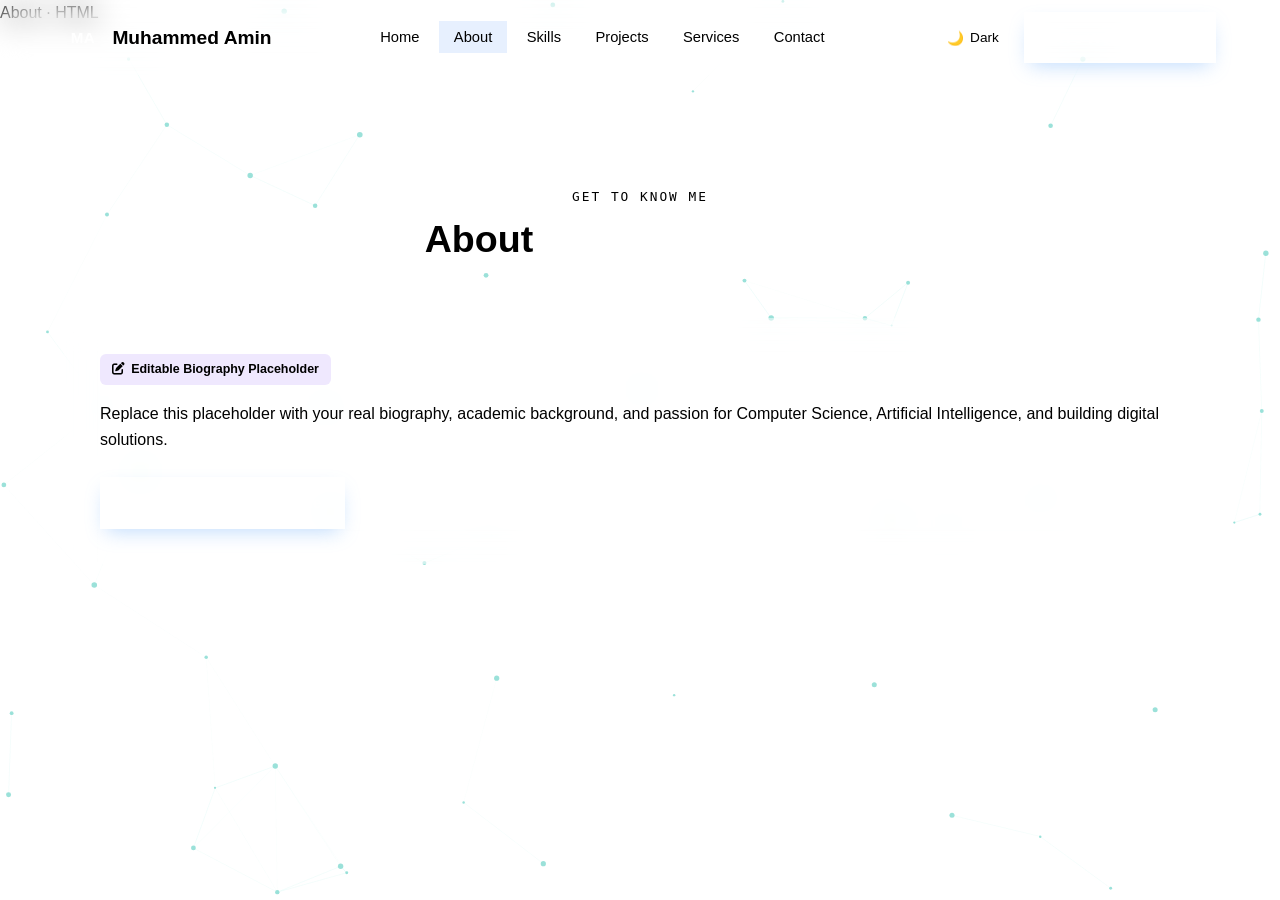
<file: muhammed amin/about.html>
About · HTML
<!DOCTYPE html>
<html lang="en" data-theme="dark">
<head>
  <meta charset="UTF-8" />
  <meta name="viewport" content="width=device-width, initial-scale=1.0" />
  <title>About | Muhammed Amin</title>
  <link rel="stylesheet" href="https://cdnjs.cloudflare.com/ajax/libs/font-awesome/6.5.1/css/all.min.css" />
  <link rel="stylesheet" href="css/style.css" />
  <link rel="stylesheet" href="css/responsive.css" />
</head>
<body>
  <canvas id="bg-canvas" aria-hidden="true"></canvas>
  <header class="navbar scrolled" id="navbar">
    <div class="container nav-container">
      <a href="index.html" class="brand-logo"><span class="logo-mark">MA</span><span class="logo-text">Muhammed <span class="accent-text">Amin</span></span></a>
      <nav class="nav-menu" id="nav-menu">
        <ul class="nav-list">
          <li><a href="index.html" class="nav-link">Home</a></li>
          <li><a href="about.html" class="nav-link active">About</a></li>
          <li><a href="skills.html" class="nav-link">Skills</a></li>
          <li><a href="projects.html" class="nav-link">Projects</a></li>
          <li><a href="services.html" class="nav-link">Services</a></li>
          <li><a href="contact.html" class="nav-link">Contact</a></li>
        </ul>
      </nav>
      <div class="nav-actions">
        <button class="theme-toggle" id="theme-toggle"><span id="theme-icon">🌙</span> <span id="theme-label">Dark</span></button>
        <a href="contact.html" class="btn btn-primary nav-cta">Let's Work Together</a>
        <button class="hamburger" id="hamburger" aria-label="Menu"><span class="bar"></span><span class="bar"></span><span class="bar"></span></button>
      </div>
    </div>
  </header>

  <main style="padding-top: 4rem;">
    <section class="about section">
      <div class="container">
        <div class="section-header reveal active">
          <span class="section-subtitle">Get To Know Me</span>
          <h1 class="section-title">About <span class="gradient-text">Muhammed Amin</span></h1>
        </div>
        <div class="about-content glass-card reveal active">
          <div class="editable-badge"><i class="fa-solid fa-pen-to-square"></i> Editable Biography Placeholder</div>
          <p>Replace this placeholder with your real biography, academic background, and passion for Computer Science, Artificial Intelligence, and building digital solutions.</p>
          <div class="about-actions">
            <a href="index.html#about" class="btn btn-primary">View Full Profile &amp; Timeline</a>
          </div>
        </div>
      </div>
    </section>
  </main>
  <script src="js/main.js"></script>
</body>
</html>
</file>
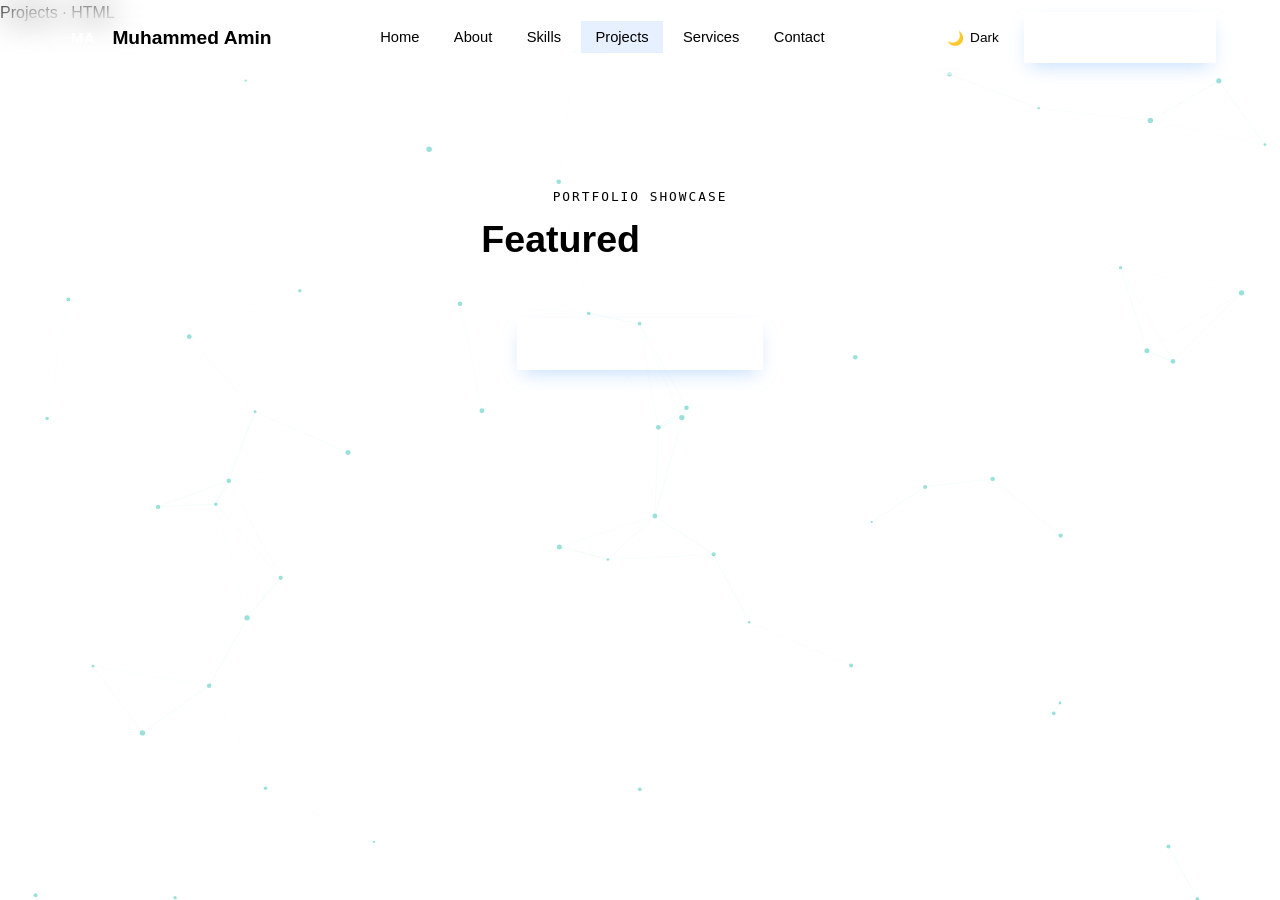
<file: muhammed amin/hamid.html>
Projects · HTML
<!DOCTYPE html>
<html lang="en" data-theme="dark">
<head>
  <meta charset="UTF-8" />
  <meta name="viewport" content="width=device-width, initial-scale=1.0" />
  <title>Projects | Muhammed Amin</title>
  <link rel="stylesheet" href="https://cdnjs.cloudflare.com/ajax/libs/font-awesome/6.5.1/css/all.min.css" />
  <link rel="stylesheet" href="css/style.css" />
  <link rel="stylesheet" href="css/responsive.css" />
</head>
<body>
  <canvas id="bg-canvas" aria-hidden="true"></canvas>
  <header class="navbar scrolled" id="navbar">
    <div class="container nav-container">
      <a href="index.html" class="brand-logo"><span class="logo-mark">MA</span><span class="logo-text">Muhammed <span class="accent-text">Amin</span></span></a>
      <nav class="nav-menu" id="nav-menu">
        <ul class="nav-list">
          <li><a href="index.html" class="nav-link">Home</a></li>
          <li><a href="about.html" class="nav-link">About</a></li>
          <li><a href="skills.html" class="nav-link">Skills</a></li>
          <li><a href="projects.html" class="nav-link active">Projects</a></li>
          <li><a href="services.html" class="nav-link">Services</a></li>
          <li><a href="contact.html" class="nav-link">Contact</a></li>
        </ul>
      </nav>
      <div class="nav-actions">
        <button class="theme-toggle" id="theme-toggle"><span id="theme-icon">🌙</span> <span id="theme-label">Dark</span></button>
        <a href="contact.html" class="btn btn-primary nav-cta">Let's Work Together</a>
        <button class="hamburger" id="hamburger" aria-label="Menu"><span class="bar"></span><span class="bar"></span><span class="bar"></span></button>
      </div>
    </div>
  </header>

  <main style="padding-top: 4rem;">
    <section class="projects section">
      <div class="container">
        <div class="section-header reveal active">
          <span class="section-subtitle">Portfolio Showcase</span>
          <h1 class="section-title">Featured <span class="gradient-text">Projects</span></h1>
        </div>
        <div style="text-align:center;">
          <a href="index.html#projects" class="btn btn-primary">Filter &amp; Explore All Projects</a>
        </div>
      </div>
    </section>
  </main>
  <script src="js/main.js"></script>
</body>
</html>
</file>
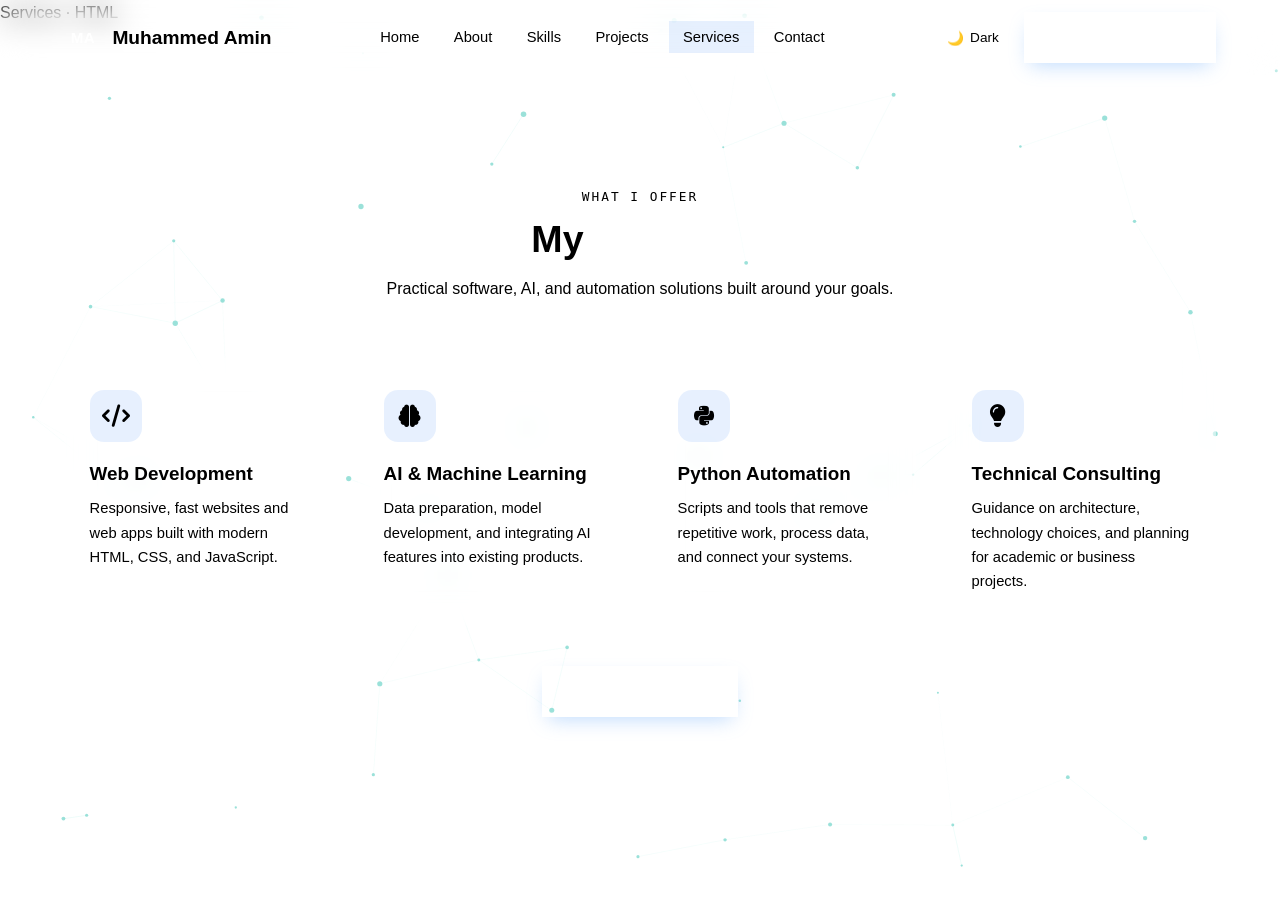
<file: muhammed amin/services.html>
Services · HTML
<!DOCTYPE html>
<html lang="en" data-theme="dark">
<head>
  <meta charset="UTF-8" />
  <meta name="viewport" content="width=device-width, initial-scale=1.0" />
  <title>Services | Muhammedamin</title>
  <link rel="stylesheet" href="https://cdnjs.cloudflare.com/ajax/libs/font-awesome/6.5.1/css/all.min.css" />
  <link rel="stylesheet" href="css/style.css" />
  <link rel="stylesheet" href="css/responsive.css" />
</head>
<body>
  <canvas id="bg-canvas" aria-hidden="true"></canvas>
  <header class="navbar scrolled" id="navbar">
    <div class="container nav-container">
      <a href="index.html" class="brand-logo"><span class="logo-mark">MA</span><span class="logo-text">Muhammed <span class="accent-text">Amin</span></span></a>
      <nav class="nav-menu" id="nav-menu">
        <ul class="nav-list">
          <li><a href="index.html" class="nav-link">Home</a></li>
          <li><a href="about.html" class="nav-link">About</a></li>
          <li><a href="skills.html" class="nav-link">Skills</a></li>
          <li><a href="projects.html" class="nav-link">Projects</a></li>
          <li><a href="services.html" class="nav-link active">Services</a></li>
          <li><a href="contact.html" class="nav-link">Contact</a></li>
        </ul>
      </nav>
      <div class="nav-actions">
        <button class="theme-toggle" id="theme-toggle"><span id="theme-icon">🌙</span> <span id="theme-label">Dark</span></button>
        <a href="contact.html" class="btn btn-primary nav-cta">Let's Work Together</a>
        <button class="hamburger" id="hamburger" aria-label="Menu"><span class="bar"></span><span class="bar"></span><span class="bar"></span></button>
      </div>
    </div>
  </header>
 
  <main style="padding-top: 4rem;">
    <section class="services section">
      <div class="container">
        <div class="section-header reveal active">
          <span class="section-subtitle">What I Offer</span>
          <h1 class="section-title">My <span class="gradient-text">Services</span></h1>
          <p class="section-desc">Practical software, AI, and automation solutions built around your goals.</p>
        </div>
 
        <div class="services-grid">
          <article class="glass-card service-card reveal active">
            <div class="service-icon"><i class="fa-solid fa-code"></i></div>
            <h3>Web Development</h3>
            <p>Responsive, fast websites and web apps built with modern HTML, CSS, and JavaScript.</p>
          </article>
 
          <article class="glass-card service-card reveal active">
            <div class="service-icon"><i class="fa-solid fa-brain"></i></div>
            <h3>AI &amp; Machine Learning</h3>
            <p>Data preparation, model development, and integrating AI features into existing products.</p>
          </article>
 
          <article class="glass-card service-card reveal active">
            <div class="service-icon"><i class="fa-brands fa-python"></i></div>
            <h3>Python Automation</h3>
            <p>Scripts and tools that remove repetitive work, process data, and connect your systems.</p>
          </article>
 
          <article class="glass-card service-card reveal active">
            <div class="service-icon"><i class="fa-solid fa-lightbulb"></i></div>
            <h3>Technical Consulting</h3>
            <p>Guidance on architecture, technology choices, and planning for academic or business projects.</p>
          </article>
        </div>
 
        <div style="text-align:center; margin-top: 2.5rem;">
          <a href="contact.html" class="btn btn-primary">Start a Conversation</a>
        </div>
      </div>
    </section>
  </main>
  <script src="js/main.js"></script>
</body>
</html>
</file>
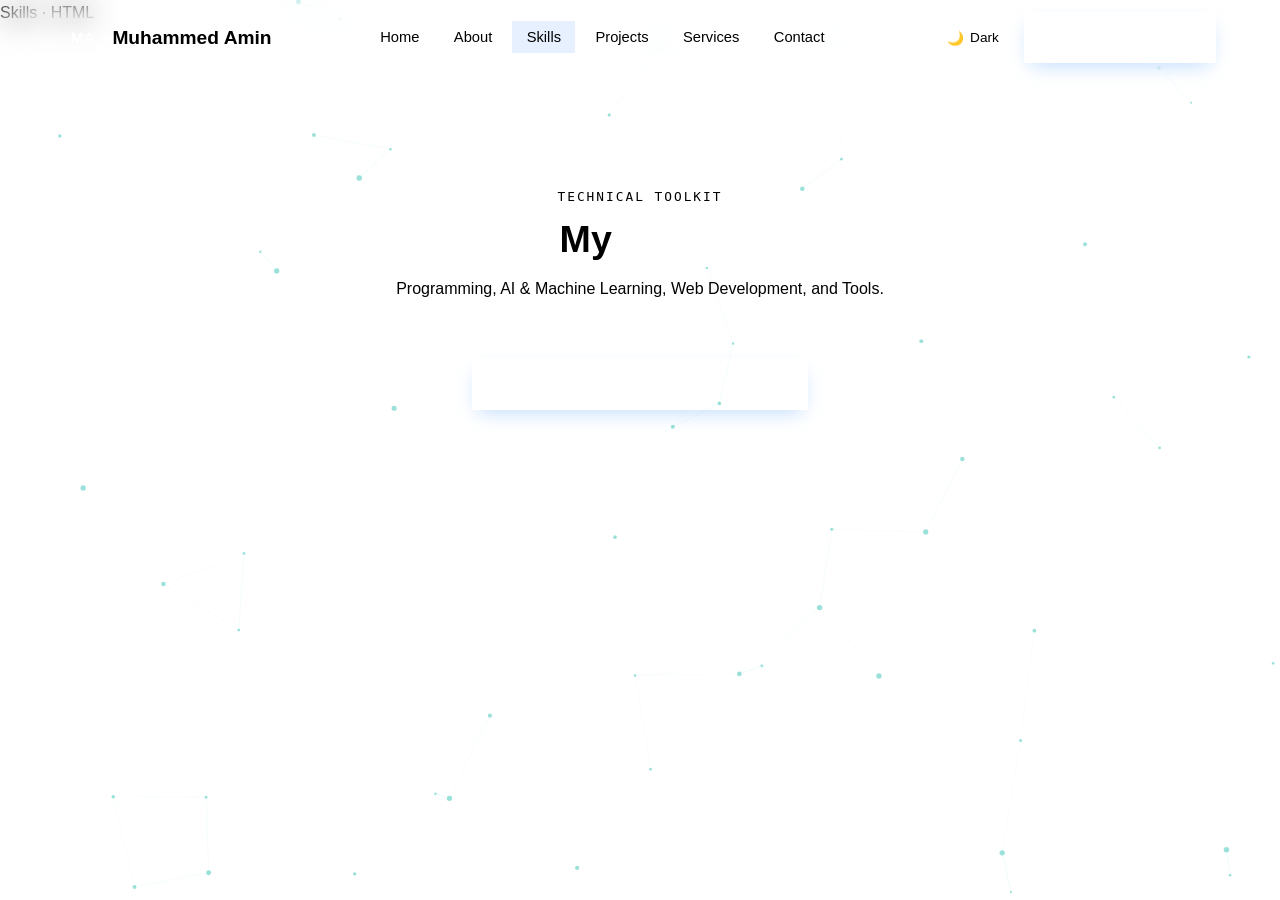
<file: muhammed amin/skills.html>
Skills · HTML
<!DOCTYPE html>
<html lang="en" data-theme="dark">
<head>
  <meta charset="UTF-8" />
  <meta name="viewport" content="width=device-width, initial-scale=1.0" />
  <title>Skills | Muhammedamin</title>
  <link rel="stylesheet" href="https://cdnjs.cloudflare.com/ajax/libs/font-awesome/6.5.1/css/all.min.css" />
  <link rel="stylesheet" href="css/style.css" />
  <link rel="stylesheet" href="css/responsive.css" />
</head>
<body>
  <canvas id="bg-canvas" aria-hidden="true"></canvas>
  <header class="navbar scrolled" id="navbar">
    <div class="container nav-container">
      <a href="index.html" class="brand-logo"><span class="logo-mark">MA</span><span class="logo-text">Muhammed <span class="accent-text">Amin</span></span></a>
      <nav class="nav-menu" id="nav-menu">
        <ul class="nav-list">
          <li><a href="index.html" class="nav-link">Home</a></li>
          <li><a href="about.html" class="nav-link">About</a></li>
          <li><a href="skills.html" class="nav-link active">Skills</a></li>
          <li><a href="projects.html" class="nav-link">Projects</a></li>
          <li><a href="services.html" class="nav-link">Services</a></li>
          <li><a href="contact.html" class="nav-link">Contact</a></li>
        </ul>
      </nav>
      <div class="nav-actions">
        <button class="theme-toggle" id="theme-toggle"><span id="theme-icon">🌙</span> <span id="theme-label">Dark</span></button>
        <a href="contact.html" class="btn btn-primary nav-cta">Let's Work Together</a>
        <button class="hamburger" id="hamburger" aria-label="Menu"><span class="bar"></span><span class="bar"></span><span class="bar"></span></button>
      </div>
    </div>
  </header>

  <main style="padding-top: 4rem;">
    <section class="skills section">
      <div class="container">
        <div class="section-header reveal active">
          <span class="section-subtitle">Technical Toolkit</span>
          <h1 class="section-title">My <span class="gradient-text">Skills</span></h1>
          <p class="section-desc">Programming, AI &amp; Machine Learning, Web Development, and Tools.</p>
        </div>
        <div style="text-align:center;">
          <a href="index.html#skills" class="btn btn-primary">View Interactive Skill Bars on Main Page</a>
        </div>
      </div>
    </section>
  </main>
  <script src="js/main.js"></script>
</body>
</html>
</file>
<file: muhammed amin/css/style.css>
Style · CSS
/* ==========================================================================
   MUHAMMED AMIN PORTFOLIO - MAIN STYLESHEET (css/style.css)
   ========================================================================== */

:root {
  /* Dark Theme (Default) */
  --bg-primary: #0b1220;
  --bg-secondary: #111c2e;
  --bg-card: rgba(17, 28, 46, 0.82);
  --bg-card-hover: rgba(25, 40, 62, 0.94);
  --bg-nav: rgba(11, 18, 32, 0.86);
  --page-background:
    radial-gradient(circle at top left, rgba(96, 165, 250, 0.2), transparent 32%),
    radial-gradient(circle at bottom right, rgba(45, 212, 191, 0.14), transparent 28%),
    linear-gradient(135deg, #0b1220 0%, #111c2e 48%, #0f172a 100%);

  --text-primary: #f8fafc;
  --text-secondary: #b6c3d8;
  --text-muted: #8493aa;

  --accent-blue: #60a5fa;
  --accent-purple: #818cf8;
  --accent-cyan: #2dd4bf;
  --gradient-primary: linear-gradient(135deg, #60a5fa 0%, #818cf8 52%, #2dd4bf 100%);

  --border-color: rgba(148, 163, 184, 0.16);
  --border-highlight: rgba(96, 165, 250, 0.5);
  --shadow-card: 0 20px 40px -15px rgba(0, 0, 0, 0.7);
  --shadow-glow: 0 0 25px rgba(45, 212, 191, 0.22);

  --radius-sm: 8px;
  --radius-md: 14px;
  --radius-lg: 20px;
  --transition: all 0.3s cubic-bezier(0.4, 0, 0.2, 1);
}

/* Light Theme Variables */
[data-theme="light"] {
  --bg-primary: #f4f7ff;
  --bg-secondary: #eaf2fb;
  --bg-card: rgba(255, 255, 255, 0.88);
  --bg-card-hover: rgba(255, 255, 255, 0.98);
  --bg-nav: rgba(244, 247, 255, 0.88);
  --page-background:
    radial-gradient(circle at top left, rgba(96, 165, 250, 0.13), transparent 32%),
    radial-gradient(circle at bottom right, rgba(45, 212, 191, 0.1), transparent 28%),
    linear-gradient(135deg, #f8fbff 0%, #eef4fb 52%, #f4f7ff 100%);

  --text-primary: #111827;
  --text-secondary: #475569;
  --text-muted: #64748b;

  --border-color: rgba(17, 24, 39, 0.08);
  --border-highlight: rgba(59, 130, 246, 0.45);
  --shadow-card: 0 15px 35px -10px rgba(17, 24, 39, 0.1);
  --shadow-glow: 0 0 20px rgba(13, 148, 136, 0.16);
}

/* Reset & Base */
*,
*::before,
*::after {
  box-sizing: border-box;
  margin: 0;
  padding: 0;
}

html {
  scroll-behavior: smooth;
  scroll-padding-top: 85px;
}

body {
  font-family: 'Inter', -apple-system, BlinkMacSystemFont, sans-serif;
  min-height: 100vh;
  background: var(--page-background);
  background-attachment: fixed;
  color: var(--text-primary);
  line-height: 1.65;
  overflow-x: hidden;
  transition: background-color 0.35s ease, color 0.35s ease;
}

h1, h2, h3, h4 {
  font-family: 'Plus Jakarta Sans', sans-serif;
  line-height: 1.25;
  color: var(--text-primary);
}

a {
  color: inherit;
  text-decoration: none;
  transition: var(--transition);
}

ul {
  list-style: none;
}

img {
  max-width: 100%;
  display: block;
}

/* Focus Accessibility */
:focus-visible {
  outline: 2px solid var(--accent-blue);
  outline-offset: 3px;
}

/* Background Particle Canvas */
#bg-canvas {
  position: fixed;
  top: 0;
  left: 0;
  width: 100%;
  height: 100%;
  z-index: -1;
  pointer-events: none;
  opacity: 0.65;
}

/* Reusable Layout Utilities */
.container {
  width: 100%;
  max-width: 1200px;
  margin: 0 auto;
  padding: 0 1.5rem;
}

.section {
  padding: 6rem 0;
  position: relative;
}

.gradient-text {
  color: var(--text-primary);
}

.accent-text {
  color: var(--accent-blue);
}

.mono-tag {
  font-family: 'JetBrains Mono', monospace;
  font-size: 0.75rem;
  color: var(--accent-cyan);
  background: rgba(45, 212, 191, 0.1);
  border: 1px solid rgba(45, 212, 191, 0.2);
  padding: 0.2rem 0.55rem;
  border-radius: 6px;
}

.mt-4 {
  margin-top: 1.5rem;
}

/* Glassmorphism Card */
.glass-card {
  background: var(--bg-card);
  backdrop-filter: blur(14px);
  -webkit-backdrop-filter: blur(14px);
  border: 1px solid var(--border-color);
  border-radius: var(--radius-lg);
  box-shadow: var(--shadow-card);
  transition: var(--transition);
}

.glass-card:hover {
  border-color: var(--border-highlight);
  transform: translateY(-4px);
  box-shadow: 0 22px 45px -18px rgba(45, 212, 191, 0.28);
}

/* Section Headers */
.section-header {
  text-align: center;
  max-width: 680px;
  margin: 0 auto 3.5rem;
}

.section-header.left-align {
  text-align: left;
  margin-left: 0;
}

.section-subtitle {
  display: inline-block;
  font-family: 'JetBrains Mono', monospace;
  font-size: 0.8rem;
  text-transform: uppercase;
  letter-spacing: 2px;
  color: var(--accent-cyan);
  margin-bottom: 0.5rem;
}

.section-title {
  font-size: 2.35rem;
  font-weight: 800;
  margin-bottom: 0.85rem;
}

.section-desc {
  color: var(--text-secondary);
  font-size: 1rem;
}

/* Buttons */
.btn {
  display: inline-flex;
  align-items: center;
  justify-content: center;
  gap: 0.6rem;
  padding: 0.75rem 1.4rem;
  border-radius: var(--radius-md);
  font-weight: 600;
  font-size: 0.95rem;
  cursor: pointer;
  border: 1px solid transparent;
  transition: var(--transition);
}

.btn-primary {
  background: var(--gradient-primary);
  color: #ffffff;
  box-shadow: 0 8px 20px -6px rgba(96, 165, 250, 0.4);
}

.btn-primary:hover {
  transform: translateY(-2px) scale(1.01);
  box-shadow: 0 12px 28px -6px rgba(45, 212, 191, 0.42);
}

.btn-outline {
  background: transparent;
  color: var(--text-primary);
  border-color: var(--border-color);
}

.btn-outline:hover {
  border-color: var(--accent-blue);
  background: rgba(59, 130, 246, 0.08);
}

.btn-lg {
  padding: 0.9rem 1.75rem;
  font-size: 1rem;
}

.btn-sm {
  padding: 0.5rem 1rem;
  font-size: 0.85rem;
  border-radius: var(--radius-sm);
}

.btn-full {
  width: 100%;
}

/* ==========================================================================
   NAVIGATION BAR
   ========================================================================== */
.navbar {
  position: fixed;
  top: 0;
  left: 0;
  width: 100%;
  z-index: 1000;
  padding: 1.1rem 0;
  transition: var(--transition);
}

.navbar.scrolled {
  background: var(--bg-nav);
  backdrop-filter: blur(16px);
  -webkit-backdrop-filter: blur(16px);
  border-bottom: 1px solid var(--border-color);
  padding: 0.75rem 0;
}

.nav-container {
  display: flex;
  align-items: center;
  justify-content: space-between;
  gap: 1rem;
}

.brand-logo {
  display: inline-flex;
  align-items: center;
  gap: 0.65rem;
  font-family: 'Plus Jakarta Sans', sans-serif;
  font-weight: 800;
  font-size: 1.2rem;
}

.logo-mark {
  display: inline-flex;
  align-items: center;
  justify-content: center;
  width: 38px;
  height: 38px;
  border-radius: 10px;
  background: var(--gradient-primary);
  color: #b8aeae;
  font-weight: 800;
  font-size: 0.95rem;
  letter-spacing: 0.5px;
  box-shadow: var(--shadow-glow);
}

.nav-list {
  display: flex;
  align-items: center;
  gap: 0.35rem;
}

.nav-link {
  padding: 0.5rem 0.9rem;
  border-radius: var(--radius-sm);
  font-size: 0.92rem;
  font-weight: 500;
  color: var(--text-secondary);
}

.nav-link:hover,
.nav-link.active {
  color: var(--text-primary);
  background: rgba(59, 130, 246, 0.12);
}

.nav-actions {
  display: flex;
  align-items: center;
  gap: 0.75rem;
}

.theme-toggle {
  display: inline-flex;
  align-items: center;
  gap: 0.4rem;
  padding: 0.5rem 0.85rem;
  border-radius: var(--radius-sm);
  background: var(--bg-card);
  border: 1px solid var(--border-color);
  color: var(--text-primary);
  font-size: 0.85rem;
  font-weight: 500;
  cursor: pointer;
  transition: var(--transition);
}

.theme-toggle:hover {
  border-color: var(--accent-blue);
}

.nav-mobile-cta {
  display: none;
}

.hamburger {
  display: none;
  flex-direction: column;
  justify-content: space-between;
  width: 28px;
  height: 20px;
  background: transparent;
  border: none;
  cursor: pointer;
}

.hamburger .bar {
  width: 100%;
  height: 2.5px;
  background-color: var(--text-primary);
  border-radius: 4px;
  transition: var(--transition);
}

/* ==========================================================================
   HERO SECTION
   ========================================================================== */
.hero {
  min-height: 100vh;
  display: flex;
  align-items: center;
  padding-top: 7.5rem;
  overflow: hidden;
}

.hero-glow {
  position: absolute;
  width: 420px;
  height: 420px;
  border-radius: 50%;
  filter: blur(130px);
  opacity: 0.22;
  pointer-events: none;
  z-index: -1;
}

.hero-glow-1 {
  top: 8%;
  left: -8%;
  background: var(--accent-blue);
}

.hero-glow-2 {
  bottom: 5%;
  right: -5%;
  background: var(--accent-purple);
}

.hero-grid {
  display: grid;
  grid-template-columns: 1.15fr 0.85fr;
  align-items: center;
  gap: 3.5rem;
}

.hero-badge {
  display: inline-flex;
  align-items: center;
  gap: 0.6rem;
  padding: 0.45rem 1rem;
  border-radius: 999px;
  background: rgba(59, 130, 246, 0.1);
  border: 1px solid rgba(59, 130, 246, 0.3);
  font-size: 0.82rem;
  font-weight: 500;
  color: var(--accent-blue);
  margin-bottom: 1.25rem;
}

.status-dot {
  width: 8px;
  height: 8px;
  border-radius: 50%;
  background-color: #10b981;
  box-shadow: 0 0 10px #10b981;
}

.hero-greeting {
  font-size: 1.2rem;
  color: var(--text-secondary);
  margin-bottom: 0.5rem;
}

.hero-title {
  font-size: 3.4rem;
  font-weight: 800;
  letter-spacing: -0.02em;
  margin-bottom: 1.25rem;
}

.hero-description {
  font-size: 1.08rem;
  color: var(--text-secondary);
  max-width: 560px;
  margin-bottom: 2rem;
}

.hero-buttons {
  display: flex;
  flex-wrap: wrap;
  gap: 1rem;
  margin-bottom: 2.25rem;
}

.hero-tech-strip {
  display: flex;
  flex-wrap: wrap;
  gap: 0.65rem;
}

.tech-pill {
  display: inline-flex;
  align-items: center;
  gap: 0.45rem;
  padding: 0.4rem 0.85rem;
  border-radius: 999px;
  background: var(--bg-card);
  border: 1px solid var(--border-color);
  font-size: 0.82rem;
  color: var(--text-secondary);
}

.tech-pill i {
  color: var(--accent-blue);
}

/* Hero Right Visual */
.hero-visual {
  display: flex;
  justify-content: center;
}

.profile-frame {
  position: relative;
  width: 340px;
  height: 340px;
  display: flex;
  align-items: center;
  justify-content: center;
}

.orbit-ring {
  position: absolute;
  border-radius: 50%;
  border: 1px dashed var(--border-highlight);
  animation: spinOrbit 28s linear infinite;
}

.orbit-1 {
  width: 100%;
  height: 100%;
}

.orbit-2 {
  width: 82%;
  height: 82%;
  animation-direction: reverse;
  animation-duration: 20s;
}

@keyframes spinOrbit {
  from { transform: rotate(0deg); }
  to { transform: rotate(360deg); }
}

.profile-card-inner {
  width: 265px;
  height: 265px;
  border-radius: 50%;
  background: var(--bg-card);
  border: 2px solid var(--border-highlight);
  box-shadow: var(--shadow-glow);
  overflow: hidden;
  display: flex;
  align-items: center;
  justify-content: center;
  position: relative;
  z-index: 2;
}

.profile-img {
  width: 100%;
  height: 100%;
  object-fit: cover;
}

.profile-placeholder {
  text-align: center;
  width: 100%;
  height: 100%;
  display: flex;
  flex-direction: column;
  align-items: center;
  justify-content: center;
}

.placeholder-svg {
  width: 210px;
  height: 210px;
}

.profile-placeholder-caption {
  margin-top: -12px;
}

.floating-chip {
  position: absolute;
  z-index: 3;
  display: inline-flex;
  align-items: center;
  gap: 0.45rem;
  padding: 0.45rem 0.85rem;
  border-radius: var(--radius-md);
  background: var(--bg-card);
  backdrop-filter: blur(12px);
  border: 1px solid var(--border-highlight);
  font-size: 0.78rem;
  font-weight: 600;
  box-shadow: var(--shadow-card);
  animation: floatChip 4s ease-in-out infinite;
}

.floating-chip i {
  color: var(--accent-cyan);
}

.chip-1 { top: 8%; left: -6%; animation-delay: 0s; }
.chip-2 { bottom: 14%; right: -8%; animation-delay: 1.2s; }
.chip-3 { top: 18%; right: -6%; animation-delay: 2.4s; }

@keyframes floatChip {
  0%, 100% { transform: translateY(0); }
  50% { transform: translateY(-8px); }
}

/* ==========================================================================
   ABOUT SECTION
   ========================================================================== */
.about-grid {
  display: grid;
  grid-template-columns: 1.25fr 0.75fr;
  gap: 2rem;
  align-items: stretch;
}

.about-content {
  padding: 2.25rem;
}

.editable-badge {
  display: inline-flex;
  align-items: center;
  gap: 0.45rem;
  padding: 0.3rem 0.75rem;
  border-radius: 6px;
  background: rgba(139, 92, 246, 0.14);
  color: var(--accent-purple);
  font-size: 0.78rem;
  font-weight: 600;
  margin-bottom: 1rem;
}

.about-content h3 {
  font-size: 1.5rem;
  margin-bottom: 1rem;
}

.about-content p {
  color: var(--text-secondary);
  margin-bottom: 1rem;
}

.about-highlights {
  display: grid;
  grid-template-columns: repeat(2, 1fr);
  gap: 0.75rem;
  margin: 1.5rem 0;
}

.highlight-item {
  display: flex;
  align-items: center;
  gap: 0.65rem;
  padding: 0.65rem 0.9rem;
  border-radius: var(--radius-sm);
  background: rgba(59, 130, 246, 0.06);
  border: 1px solid var(--border-color);
  font-size: 0.9rem;
  font-weight: 500;
}

.highlight-item i {
  color: var(--accent-blue);
}

.about-actions {
  display: flex;
  flex-wrap: wrap;
  gap: 1rem;
  margin-top: 1.5rem;
}

.stats-grid {
  display: grid;
  grid-template-columns: repeat(2, 1fr);
  gap: 1.25rem;
}

.stat-card {
  padding: 1.75rem 1.25rem;
  text-align: center;
  display: flex;
  flex-direction: column;
  align-items: center;
  justify-content: center;
}

.stat-icon {
  width: 46px;
  height: 46px;
  border-radius: 12px;
  background: rgba(59, 130, 246, 0.12);
  color: var(--accent-blue);
  display: flex;
  align-items: center;
  justify-content: center;
  font-size: 1.2rem;
  margin-bottom: 0.85rem;
}

.stat-number {
  font-family: 'Plus Jakarta Sans', sans-serif;
  font-size: 2rem;
  font-weight: 800;
  background: var(--gradient-primary);
  -webkit-background-clip: text;
  background-clip: text;
  color: transparent;
}

.stat-label {
  font-weight: 600;
  margin-top: 0.25rem;
}

.stat-note {
  font-size: 0.72rem;
  color: var(--text-muted);
  margin-top: 0.2rem;
}

/* ==========================================================================
   SKILLS SECTION
   ========================================================================== */
.skills-grid {
  display: grid;
  grid-template-columns: repeat(2, 1fr);
  gap: 1.75rem;
}

.skill-category {
  padding: 2rem;
}

.skill-cat-header {
  display: flex;
  align-items: center;
  gap: 1rem;
  margin-bottom: 1.5rem;
}

.skill-cat-icon {
  width: 48px;
  height: 48px;
  border-radius: 12px;
  background: var(--gradient-primary);
  color: #ffffff;
  display: flex;
  align-items: center;
  justify-content: center;
  font-size: 1.25rem;
}

.skill-cat-tag {
  font-size: 0.8rem;
  color: var(--text-muted);
}

.skill-items {
  display: flex;
  flex-direction: column;
  gap: 1rem;
}

.skill-info {
  display: flex;
  justify-content: space-between;
  align-items: center;
  font-size: 0.92rem;
  font-weight: 500;
  margin-bottom: 0.4rem;
}

.progress-track {
  width: 100%;
  height: 8px;
  background: rgba(148, 163, 184, 0.15);
  border-radius: 999px;
  overflow: hidden;
}

.progress-fill {
  height: 100%;
  width: 0;
  background: var(--gradient-primary);
  border-radius: 999px;
  transition: width 1.1s cubic-bezier(0.22, 1, 0.36, 1);
}

.skill-badges-wrap {
  display: grid;
  grid-template-columns: repeat(2, 1fr);
  gap: 1rem;
}

.tool-badge {
  display: flex;
  align-items: center;
  gap: 0.85rem;
  padding: 1rem;
  border-radius: var(--radius-md);
  background: rgba(59, 130, 246, 0.06);
  border: 1px solid var(--border-color);
}

.tool-badge i {
  font-size: 1.6rem;
  color: var(--accent-blue);
}

.tool-badge strong {
  display: block;
  font-size: 0.95rem;
}

.tool-badge span {
  font-size: 0.78rem;
  color: var(--text-secondary);
}

/* ==========================================================================
   PROJECTS SECTION
   ========================================================================== */
.project-filters {
  display: flex;
  justify-content: center;
  flex-wrap: wrap;
  gap: 0.65rem;
  margin-bottom: 2.5rem;
}

.filter-btn {
  padding: 0.55rem 1.25rem;
  border-radius: 999px;
  background: var(--bg-card);
  border: 1px solid var(--border-color);
  color: var(--text-secondary);
  font-weight: 600;
  font-size: 0.88rem;
  cursor: pointer;
  transition: var(--transition);
}

.filter-btn:hover,
.filter-btn.active {
  background: var(--gradient-primary);
  color: #ffffff;
  border-color: transparent;
}

.projects-grid {
  display: grid;
  grid-template-columns: repeat(3, 1fr);
  gap: 1.75rem;
}

.project-card {
  overflow: hidden;
  display: flex;
  flex-direction: column;
}

.project-card.hide {
  display: none;
}

.project-img-wrapper {
  position: relative;
  height: 190px;
  overflow: hidden;
}

.project-visual {
  width: 100%;
  height: 100%;
  display: flex;
  flex-direction: column;
  align-items: center;
  justify-content: center;
  gap: 0.6rem;
  color: #ffffff;
  font-weight: 600;
  transition: transform 0.4s ease;
}

.project-card:hover .project-visual {
  transform: scale(1.05);
}

.project-visual i {
  font-size: 2.6rem;
}

.visual-ai {
  background: linear-gradient(135deg, #1e3a8a 0%, #5b21b6 100%);
}

.visual-web {
  background: linear-gradient(135deg, #0f766e 0%, #1d4ed8 100%);
}

.visual-data {
  background: linear-gradient(135deg, #312e81 0%, #0369a1 100%);
}

.project-badge {
  position: absolute;
  top: 12px;
  right: 12px;
  padding: 0.25rem 0.65rem;
  border-radius: 999px;
  background: rgba(6, 9, 19, 0.75);
  color: #e2e8f0;
  font-size: 0.72rem;
  font-family: 'JetBrains Mono', monospace;
}

.project-body {
  padding: 1.6rem;
  display: flex;
  flex-direction: column;
  flex: 1;
}

.project-title {
  font-size: 1.22rem;
  margin-bottom: 0.65rem;
}

.project-desc {
  color: var(--text-secondary);
  font-size: 0.92rem;
  margin-bottom: 1.2rem;
  flex: 1;
}

.project-tags {
  display: flex;
  flex-wrap: wrap;
  gap: 0.45rem;
  margin-bottom: 1.35rem;
}

.project-tags span {
  font-size: 0.75rem;
  padding: 0.25rem 0.65rem;
  border-radius: 6px;
  background: rgba(59, 130, 246, 0.1);
  color: var(--accent-blue);
  font-weight: 500;
}

.project-links {
  display: flex;
  gap: 0.75rem;
}

/* ==========================================================================
   SERVICES SECTION
   ========================================================================== */
.services-grid {
  display: grid;
  grid-template-columns: repeat(auto-fit, minmax(220px, 1fr));
  gap: 1.5rem;
}

.service-card {
  padding: 2rem 1.6rem;
}

.service-icon {
  width: 52px;
  height: 52px;
  border-radius: 14px;
  background: rgba(59, 130, 246, 0.12);
  color: var(--accent-blue);
  display: flex;
  align-items: center;
  justify-content: center;
  font-size: 1.4rem;
  margin-bottom: 1.25rem;
  transition: var(--transition);
}

.service-card:hover .service-icon {
  background: var(--gradient-primary);
  color: #ffffff;
}

.service-card h3 {
  font-size: 1.18rem;
  margin-bottom: 0.65rem;
}

.service-card p {
  font-size: 0.92rem;
  color: var(--text-secondary);
}

/* ==========================================================================
   JOURNEY TIMELINE & EDUCATION SECTION
   ========================================================================== */
.dual-grid {
  display: grid;
  grid-template-columns: 1fr 1fr;
  gap: 3rem;
}

.timeline {
  position: relative;
  padding-left: 1.75rem;
  border-left: 2px solid var(--border-highlight);
  display: flex;
  flex-direction: column;
  gap: 1.5rem;
}

.timeline-item {
  position: relative;
  padding: 1.5rem;
}

.timeline-dot {
  position: absolute;
  left: -2.35rem;
  top: 1.6rem;
  width: 14px;
  height: 14px;
  border-radius: 50%;
  background: var(--accent-blue);
  box-shadow: 0 0 12px var(--accent-blue);
}

.timeline-meta {
  display: flex;
  align-items: center;
  justify-content: space-between;
  margin-bottom: 0.5rem;
}

.timeline-year {
  font-family: 'JetBrains Mono', monospace;
  font-weight: 700;
  color: var(--accent-cyan);
}

.editable-tag {
  font-size: 0.72rem;
  color: var(--text-muted);
}

.timeline-item h3 {
  font-size: 1.12rem;
  margin-bottom: 0.4rem;
}

.timeline-item p {
  font-size: 0.9rem;
  color: var(--text-secondary);
}

/* Education Cards */
.edu-card {
  padding: 1.75rem;
}

.edu-field-list {
  display: flex;
  flex-direction: column;
  gap: 0.9rem;
}

.edu-field {
  display: flex;
  flex-direction: column;
  padding-bottom: 0.75rem;
  border-bottom: 1px solid var(--border-color);
}

.edu-field:last-child {
  border-bottom: none;
  padding-bottom: 0;
}

.edu-label {
  font-size: 0.78rem;
  text-transform: uppercase;
  letter-spacing: 1px;
  color: var(--text-muted);
}

.edu-value {
  font-weight: 600;
  font-size: 0.98rem;
  margin-top: 0.15rem;
}

.cert-list {
  display: flex;
  flex-direction: column;
  gap: 1rem;
}

.cert-list li {
  display: flex;
  align-items: flex-start;
  gap: 0.75rem;
}

.cert-list i {
  color: var(--accent-cyan);
  margin-top: 0.25rem;
}

.cert-list strong {
  display: block;
  font-size: 0.95rem;
}

.cert-list span {
  font-size: 0.82rem;
  color: var(--text-secondary);
}

/* ==========================================================================
   CONTACT SECTION
   ========================================================================== */
.contact-grid {
  display: grid;
  grid-template-columns: 0.95fr 1.05fr;
  gap: 2rem;
}

.contact-info,
.contact-form-wrapper {
  padding: 2.25rem;
}

.availability-banner {
  display: flex;
  align-items: center;
  gap: 0.65rem;
  padding: 0.75rem 1rem;
  border-radius: var(--radius-md);
  background: rgba(16, 185, 129, 0.1);
  border: 1px solid rgba(16, 185, 129, 0.3);
  font-size: 0.85rem;
  margin-bottom: 1.5rem;
}

.contact-info h3 {
  font-size: 1.4rem;
  margin-bottom: 0.65rem;
}

.contact-info > p {
  color: var(--text-secondary);
  margin-bottom: 1.5rem;
}

.contact-details {
  display: flex;
  flex-direction: column;
  gap: 1rem;
  margin-bottom: 1.75rem;
}

.contact-item {
  display: flex;
  align-items: center;
  gap: 0.9rem;
}

.contact-icon {
  width: 42px;
  height: 42px;
  border-radius: 10px;
  background: rgba(59, 130, 246, 0.12);
  color: var(--accent-blue);
  display: flex;
  align-items: center;
  justify-content: center;
}

.contact-icon-email {
  color: #f87171;
  background: rgba(248, 113, 113, 0.12);
}

.contact-icon-location {
  color: #2dd4bf;
  background: rgba(45, 212, 191, 0.12);
}

.contact-item span {
  display: block;
  font-size: 0.78rem;
  color: var(--text-muted);
}

.social-heading {
  display: block;
  font-size: 0.82rem;
  color: var(--text-muted);
  margin-bottom: 0.75rem;
}

.social-links {
  display: flex;
  gap: 0.65rem;
}

.social-btn {
  width: 42px;
  height: 42px;
  border-radius: 10px;
  border: 1px solid currentColor;
  display: flex;
  align-items: center;
  justify-content: center;
  font-size: 1.05rem;
  transition: var(--transition);
}

.social-github {
  color: #f0f6fc;
  background: rgba(240, 246, 252, 0.1);
}

.social-linkedin {
  color: #0a66c2;
  background: rgba(10, 102, 194, 0.12);
}

.social-telegram {
  color: #229ed9;
  background: rgba(34, 158, 217, 0.12);
}

.social-facebook {
  color: #1877f2;
  background: rgba(24, 119, 242, 0.12);
}

.social-email {
  color: #f87171;
  background: rgba(248, 113, 113, 0.12);
}

[data-theme="light"] .social-github {
  color: #24292f;
  background: rgba(36, 41, 47, 0.08);
}

.social-btn:hover {
  transform: translateY(-3px);
}

.social-btn.social-github:hover,
.footer-socials .social-github:hover {
  color: #0b1220;
  background: #f0f6fc;
}

.social-btn.social-linkedin:hover,
.footer-socials .social-linkedin:hover {
  color: #ffffff;
  background: #0a66c2;
}

.social-btn.social-telegram:hover,
.footer-socials .social-telegram:hover {
  color: #ffffff;
  background: #229ed9;
}

.social-btn.social-facebook:hover,
.footer-socials .social-facebook:hover {
  color: #ffffff;
  background: #1877f2;
}

.social-btn.social-email:hover,
.footer-socials .social-email:hover {
  color: #ffffff;
  background: #f87171;
}

/* Contact Form */
.contact-form {
  display: flex;
  flex-direction: column;
  gap: 1.15rem;
}

.form-group {
  display: flex;
  flex-direction: column;
  gap: 0.4rem;
}

.form-group label {
  font-size: 0.88rem;
  font-weight: 600;
}

.form-group input,
.form-group textarea {
  width: 100%;
  padding: 0.8rem 1rem;
  border-radius: var(--radius-sm);
  background: rgba(15, 23, 42, 0.4);
  border: 1px solid var(--border-color);
  color: var(--text-primary);
  font-family: inherit;
  font-size: 0.95rem;
  transition: var(--transition);
}

[data-theme="light"] .form-group input,
[data-theme="light"] .form-group textarea {
  background: #ffffff;
}

.form-group input:focus,
.form-group textarea:focus {
  outline: none;
  border-color: var(--accent-blue);
  box-shadow: 0 0 0 3px rgba(59, 130, 246, 0.2);
}

.form-status {
  font-size: 0.88rem;
  text-align: center;
  margin-top: 0.25rem;
}

/* ==========================================================================
   FOOTER
   ========================================================================== */
.footer {
  background: var(--bg-secondary);
  border-top: 1px solid var(--border-color);
  padding: 3.5rem 0 2rem;
}

.footer-top {
  display: flex;
  align-items: center;
  justify-content: space-between;
  flex-wrap: wrap;
  gap: 2rem;
  padding-bottom: 2rem;
  border-bottom: 1px solid var(--border-color);
}

.footer-tagline {
  font-size: 0.88rem;
  color: var(--text-secondary);
  margin-top: 0.5rem;
}

.footer-nav {
  display: flex;
  flex-wrap: wrap;
  gap: 1.5rem;
}

.footer-nav a {
  font-size: 0.92rem;
  color: var(--text-secondary);
}

.footer-nav a:hover {
  color: var(--accent-blue);
}

.footer-socials {
  display: flex;
  gap: 0.75rem;
}

.footer-socials a {
  width: 38px;
  height: 38px;
  border-radius: 8px;
  border: 1px solid currentColor;
  display: flex;
  align-items: center;
  justify-content: center;
  transition: var(--transition);
}

.footer-socials .social-github {
  color: #f0f6fc;
  background: rgba(240, 246, 252, 0.1);
}

.footer-socials .social-linkedin {
  color: #0a66c2;
  background: rgba(10, 102, 194, 0.12);
}

.footer-socials .social-telegram {
  color: #229ed9;
  background: rgba(34, 158, 217, 0.12);
}

.footer-socials .social-facebook {
  color: #1877f2;
  background: rgba(24, 119, 242, 0.12);
}

.footer-socials .social-email {
  color: #f87171;
  background: rgba(248, 113, 113, 0.12);
}

[data-theme="light"] .footer-socials .social-github {
  color: #24292f;
  background: rgba(36, 41, 47, 0.08);
}

.footer-socials a:hover {
  transform: translateY(-3px);
}

.footer-bottom {
  padding-top: 1.5rem;
  text-align: center;
  font-size: 0.85rem;
  color: var(--text-muted);
}

/* ==========================================================================
   SCROLL REVEAL ANIMATION CLASSES
   ========================================================================== */
.reveal {
  opacity: 0;
  transform: translateY(28px);
  transition: opacity 0.7s ease-out, transform 0.7s ease-out;
}

.reveal.active {
  opacity: 1;
  transform: translateY(0);
}========================= MUHAMMED AMIN PORTFOLIO-MAIN STYLESHEET(css/style.css)========================================================================== */:root{/* Dark Theme(Default)*/ --bg-primary: #060913; --bg-secondary: #b4a357; --bg-card:rgba(15, 23, 42, 0.65); --bg-card-hover:rgba(30, 41, 59, 0.8); --bg-nav:rgba(6, 9, 19, 0.8); --text-primary: #f8fafc; --text-secondary: #94a3b8; --text-muted: #64748b; --accent-blue: #3b82f6; --accent-purple: #8b5cf6; --accent-cyan: #06b6d4; --gradient-primary:linear-gradient(135deg, #3b82f6 0%, #8b5cf6 55%, #06b6d4 100%); --border-color:rgba(148, 163, 184, 0.14); --border-highlight:rgba(59, 130, 246, 0.45); --shadow-card: 0 20px 40px-15px rgba(0, 0, 0, 0.6); --shadow-glow: 0 0 25px rgba(59, 130, 246, 0.3); --radius-sm: 8px; --radius-md: 14px; --radius-lg: 20px; --transition:all 0.3s cubic-bezier(0.4, 0, 0.2, 1);}/* Light Theme Variables */ [data-theme="light"]{--bg-primary: #f8fafc; --bg-secondary: #eef2ff; --bg-card:rgba(255, 255, 255, 0.85); --bg-card-hover:rgba(255, 255, 255, 0.98); --bg-nav:rgba(248, 250, 252, 0.85); --text-primary: #0f172a; --text-secondary: #475569; --text-muted: #64748b; --border-color:rgba(15, 23, 42, 0.1); --border-highlight:rgba(59, 130, 246, 0.5); --shadow-card: 0 15px 35px-10px rgba(15, 23, 42, 0.08); --shadow-glow: 0 0 20px rgba(59, 130, 246, 0.2);}/* Reset & Base */ *, *::before, *::after{box-sizing:border-box; margin: 0; padding: 0;}html{scroll-behavior:smooth; scroll-padding-top: 85px;}body{font-family: 'Inter', -apple-system, BlinkMacSystemFont, sans-serif; background-color:var(--bg-primary); color:var(--text-primary); line-height: 1.65; overflow-x:hidden; transition:background-color 0.35s ease, color 0.35s ease;}h1, h2, h3, h4{font-family: 'Plus Jakarta Sans', sans-serif; line-height: 1.25; color:var(--text-primary);}a{color:inherit; text-decoration:none; transition:var(--transition);}ul{list-style:none;}img{max-width: 100%; display:block;}/* Focus Accessibility */:focus-visible{outline: 2px solid var(--accent-blue); outline-offset: 3px;}/* Background Particle Canvas */ #bg-canvas{position:fixed; top: 0; left: 0; width: 100%; height: 100%; z-index:-1; pointer-events:none; opacity: 0.65;}/* Reusable Layout Utilities */.container{width: 100%; max-width: 1200px; margin: 0 auto; padding: 0 1.5rem;}.section{padding: 6rem 0; position:relative;}.gradient-text{background:var(--gradient-primary); -webkit-background-clip:text; background-clip:text; color:transparent;}.accent-text{color:var(--accent-blue);}.mono-tag{font-family: 'JetBrains Mono', monospace; font-size: 0.75rem; color:var(--accent-cyan); background:rgba(6, 182, 212, 0.1); padding: 0.2rem 0.55rem; border-radius: 6px;}.mt-4{margin-top: 1.5rem;}/* Glassmorphism Card */.glass-card{background:var(--bg-card); backdrop-filter:blur(14px); -webkit-backdrop-filter:blur(14px); border: 1px solid var(--border-color); border-radius:var(--radius-lg); box-shadow:var(--shadow-card); transition:var(--transition);}.glass-card:hover{border-color:var(--border-highlight); transform:translateY(-4px);}/* Section Headers */.section-header{text-align:center; max-width: 680px; margin: 0 auto 3.5rem;}.section-header.left-align{text-align:left; margin-left: 0;}.section-subtitle{display:inline-block; font-family: 'JetBrains Mono', monospace; font-size: 0.8rem; text-transform:uppercase; letter-spacing: 2px; color:var(--accent-blue); margin-bottom: 0.5rem;}.section-title{font-size: 2.35rem; font-weight: 800; margin-bottom: 0.85rem;}.section-desc{color:var(--text-secondary); font-size: 1rem;}/* Buttons */.btn{display:inline-flex; align-items:center; justify-content:center; gap: 0.6rem; padding: 0.75rem 1.4rem; border-radius:var(--radius-md); font-weight: 600; font-size: 0.95rem; cursor:pointer; border: 1px solid transparent; transition:var(--transition);}.btn-primary{background:var(--gradient-primary); color: #ffffff; box-shadow: 0 8px 20px-6px rgba(59, 130, 246, 0.55);}.btn-primary:hover{transform:translateY(-2px); box-shadow: 0 12px 26px-6px rgba(139, 92, 246, 0.65);}.btn-outline{background:transparent; color:var(--text-primary); border-color:var(--border-color);}.btn-outline:hover{border-color:var(--accent-blue); background:rgba(59, 130, 246, 0.08);}.btn-lg{padding: 0.9rem 1.75rem; font-size: 1rem;}.btn-sm{padding: 0.5rem 1rem; font-size: 0.85rem; border-radius:var(--radius-sm);}.btn-full{width: 100%;}/* ========================================================================== NAVIGATION BAR ========================================================================== */.navbar{position:fixed; top: 0; left: 0; width: 100%; z-index: 1000; padding: 1.1rem 0; transition:var(--transition);}.navbar.scrolled{background:var(--bg-nav); backdrop-filter:blur(16px); -webkit-backdrop-filter:blur(16px); border-bottom: 1px solid var(--border-color); padding: 0.75rem 0;}.nav-container{display:flex; align-items:center; justify-content:space-between; gap: 1rem;}.brand-logo{display:inline-flex; align-items:center; gap: 0.65rem; font-family: 'Plus Jakarta Sans', sans-serif; font-weight: 800; font-size: 1.2rem;}.logo-mark{display:inline-flex; align-items:center; justify-content:center; width: 38px; height: 38px; border-radius: 10px; background:var(--gradient-primary); color: #ffffff; font-weight: 800; font-size: 0.95rem; letter-spacing: 0.5px; box-shadow:var(--shadow-glow);}.nav-list{display:flex; align-items:center; gap: 0.35rem;}.nav-link{padding: 0.5rem 0.9rem; border-radius:var(--radius-sm); font-size: 0.92rem; font-weight: 500; color:var(--text-secondary);}.nav-link:hover,.nav-link.active{color:var(--text-primary); background:rgba(59, 130, 246, 0.12);}.nav-actions{display:flex; align-items:center; gap: 0.75rem;}.theme-toggle{display:inline-flex; align-items:center; gap: 0.4rem; padding: 0.5rem 0.85rem; border-radius:var(--radius-sm); background:var(--bg-card); border: 1px solid var(--border-color); color:var(--text-primary); font-size: 0.85rem; font-weight: 500; cursor:pointer; transition:var(--transition);}.theme-toggle:hover{border-color:var(--accent-blue);}.nav-mobile-cta{display:none;}.hamburger{display:none; flex-direction:column; justify-content:space-between; width: 28px; height: 20px; background:transparent; border:none; cursor:pointer;}.hamburger.bar{width: 100%; height: 2.5px; background-color:var(--text-primary); border-radius: 4px; transition:var(--transition);}/* ========================================================================== HERO SECTION ========================================================================== */.hero{min-height: 100vh; display:flex; align-items:center; padding-top: 7.5rem; overflow:hidden;}.hero-glow{position:absolute; width: 420px; height: 420px; border-radius: 50%; filter:blur(130px); opacity: 0.22; pointer-events:none; z-index:-1;}.hero-glow-1{top: 8%; left:-8%; background:var(--accent-blue);}.hero-glow-2{bottom: 5%; right:-5%; background:var(--accent-purple);}.hero-grid{display:grid; grid-template-columns: 1.15fr 0.85fr; align-items:center; gap: 3.5rem;}.hero-badge{display:inline-flex; align-items:center; gap: 0.6rem; padding: 0.45rem 1rem; border-radius: 999px; background:rgba(59, 130, 246, 0.1); border: 1px solid rgba(59, 130, 246, 0.3); font-size: 0.82rem; font-weight: 500; color:var(--accent-blue); margin-bottom: 1.25rem;}.status-dot{width: 8px; height: 8px; border-radius: 50%; background-color: #10b981; box-shadow: 0 0 10px #10b981;}.hero-greeting{font-size: 1.2rem; color:var(--text-secondary); margin-bottom: 0.5rem;}.hero-title{font-size: 3.4rem; font-weight: 800; letter-spacing:-0.02em; margin-bottom: 1.25rem;}.hero-description{font-size: 1.08rem; color:var(--text-secondary); max-width: 560px; margin-bottom: 2rem;}.hero-buttons{display:flex; flex-wrap:wrap; gap: 1rem; margin-bottom: 2.25rem;}.hero-tech-strip{display:flex; flex-wrap:wrap; gap: 0.65rem;}.tech-pill{display:inline-flex; align-items:center; gap: 0.45rem; padding: 0.4rem 0.85rem; border-radius: 999px; background:var(--bg-card); border: 1px solid var(--border-color); font-size: 0.82rem; color:var(--text-secondary);}.tech-pill i{color:var(--accent-blue);}/* Hero Right Visual */.hero-visual{display:flex; justify-content:center;}.profile-frame{position:relative; width: 340px; height: 340px; display:flex; align-items:center; justify-content:center;}.orbit-ring{position:absolute; border-radius: 50%; border: 1px dashed var(--border-highlight); animation:spinOrbit 28s linear infinite;}.orbit-1{width: 100%; height: 100%;}.orbit-2{width: 82%; height: 82%; animation-direction:reverse; animation-duration: 20s;}@keyframes spinOrbit{from{transform:rotate(0deg);}to{transform:rotate(360deg);}}.profile-card-inner{width: 265px; height: 265px; border-radius: 50%; background:var(--bg-card); border: 2px solid var(--border-highlight); box-shadow:var(--shadow-glow); overflow:hidden; display:flex; align-items:center; justify-content:center; position:relative; z-index: 2;}.profile-img{width: 100%; height: 100%; object-fit:cover;}.profile-placeholder{text-align:center; width: 100%; height: 100%; display:flex; flex-direction:column; align-items:center; justify-content:center;}.placeholder-svg{width: 210px; height: 210px;}.profile-placeholder-caption{margin-top:-12px;}.floating-chip{position:absolute; z-index: 3; display:inline-flex; align-items:center; gap: 0.45rem; padding: 0.45rem 0.85rem; border-radius:var(--radius-md); background:var(--bg-card); backdrop-filter:blur(12px); border: 1px solid var(--border-highlight); font-size: 0.78rem; font-weight: 600; box-shadow:var(--shadow-card); animation:floatChip 4s ease-in-out infinite;}.floating-chip i{color:var(--accent-cyan);}.chip-1{top: 8%; left:-6%; animation-delay: 0s;}.chip-2{bottom: 14%; right:-8%; animation-delay: 1.2s;}.chip-3{top: 18%; right:-6%; animation-delay: 2.4s;}@keyframes floatChip{0%, 100%{transform:translateY(0);}50%{transform:translateY(-8px);}}/* ========================================================================== ABOUT SECTION ========================================================================== */.about-grid{display:grid; grid-template-columns: 1.25fr 0.75fr; gap: 2rem; align-items:stretch;}.about-content{padding: 2.25rem;}.editable-badge{display:inline-flex; align-items:center; gap: 0.45rem; padding: 0.3rem 0.75rem; border-radius: 6px; background:rgba(139, 92, 246, 0.14); color:var(--accent-purple); font-size: 0.78rem; font-weight: 600; margin-bottom: 1rem;}.about-content h3{font-size: 1.5rem; margin-bottom: 1rem;}.about-content p{color:var(--text-secondary); margin-bottom: 1rem;}.about-highlights{display:grid; grid-template-columns:repeat(2, 1fr); gap: 0.75rem; margin: 1.5rem 0;}.highlight-item{display:flex; align-items:center; gap: 0.65rem; padding: 0.65rem 0.9rem; border-radius:var(--radius-sm); background:rgba(59, 130, 246, 0.06); border: 1px solid var(--border-color); font-size: 0.9rem; font-weight: 500;}.highlight-item i{color:var(--accent-blue);}.about-actions{display:flex; flex-wrap:wrap; gap: 1rem; margin-top: 1.5rem;}.stats-grid{display:grid; grid-template-columns:repeat(2, 1fr); gap: 1.25rem;}.stat-card{padding: 1.75rem 1.25rem; text-align:center; display:flex; flex-direction:column; align-items:center; justify-content:center;}.stat-icon{width: 46px; height: 46px; border-radius: 12px; background:rgba(59, 130, 246, 0.12); color:var(--accent-blue); display:flex; align-items:center; justify-content:center; font-size: 1.2rem; margin-bottom: 0.85rem;}.stat-number{font-family: 'Plus Jakarta Sans', sans-serif; font-size: 2rem; font-weight: 800; background:var(--gradient-primary); -webkit-background-clip:text; background-clip:text; color:transparent;}.stat-label{font-weight: 600; margin-top: 0.25rem;}.stat-note{font-size: 0.72rem; color:var(--text-muted); margin-top: 0.2rem;}/* ========================================================================== SKILLS SECTION ========================================================================== */.skills-grid{display:grid; grid-template-columns:repeat(2, 1fr); gap: 1.75rem;}.skill-category{padding: 2rem;}.skill-cat-header{display:flex; align-items:center; gap: 1rem; margin-bottom: 1.5rem;}.skill-cat-icon{width: 48px; height: 48px; border-radius: 12px; background:var(--gradient-primary); color: #ffffff; display:flex; align-items:center; justify-content:center; font-size: 1.25rem;}.skill-cat-tag{font-size: 0.8rem; color:var(--text-muted);}.skill-items{display:flex; flex-direction:column; gap: 1rem;}.skill-info{display:flex; justify-content:space-between; align-items:center; font-size: 0.92rem; font-weight: 500; margin-bottom: 0.4rem;}.progress-track{width: 100%; height: 8px; background:rgba(148, 163, 184, 0.15); border-radius: 999px; overflow:hidden;}.progress-fill{height: 100%; width: 0; background:var(--gradient-primary); border-radius: 999px; transition:width 1.1s cubic-bezier(0.22, 1, 0.36, 1);}.skill-badges-wrap{display:grid; grid-template-columns:repeat(2, 1fr); gap: 1rem;}.tool-badge{display:flex; align-items:center; gap: 0.85rem; padding: 1rem; border-radius:var(--radius-md); background:rgba(59, 130, 246, 0.06); border: 1px solid var(--border-color);}.tool-badge i{font-size: 1.6rem; color:var(--accent-blue);}.tool-badge strong{display:block; font-size: 0.95rem;}.tool-badge span{font-size: 0.78rem; color:var(--text-secondary);}/* ========================================================================== PROJECTS SECTION ========================================================================== */.project-filters{display:flex; justify-content:center; flex-wrap:wrap; gap: 0.65rem; margin-bottom: 2.5rem;}.filter-btn{padding: 0.55rem 1.25rem; border-radius: 999px; background:var(--bg-card); border: 1px solid var(--border-color); color:var(--text-secondary); font-weight: 600; font-size: 0.88rem; cursor:pointer; transition:var(--transition);}.filter-btn:hover,.filter-btn.active{background:var(--gradient-primary); color: #ffffff; border-color:transparent;}.projects-grid{display:grid; grid-template-columns:repeat(3, 1fr); gap: 1.75rem;}.project-card{overflow:hidden; display:flex; flex-direction:column;}.project-card.hide{display:none;}.project-img-wrapper{position:relative; height: 190px; overflow:hidden;}.project-visual{width: 100%; height: 100%; display:flex; flex-direction:column; align-items:center; justify-content:center; gap: 0.6rem; color: #ffffff; font-weight: 600; transition:transform 0.4s ease;}.project-card:hover.project-visual{transform:scale(1.05);}.project-visual i{font-size: 2.6rem;}.visual-ai{background:linear-gradient(135deg, #1e3a8a 0%, #5b21b6 100%);}.visual-web{background:linear-gradient(135deg, #0f766e 0%, #1d4ed8 100%);}.visual-data{background:linear-gradient(135deg, #312e81 0%, #0369a1 100%);}.project-badge{position:absolute; top: 12px; right: 12px; padding: 0.25rem 0.65rem; border-radius: 999px; background:rgba(6, 9, 19, 0.75); color: #e2e8f0; font-size: 0.72rem; font-family: 'JetBrains Mono', monospace;}.project-body{padding: 1.6rem; display:flex; flex-direction:column; flex: 1;}.project-title{font-size: 1.22rem; margin-bottom: 0.65rem;}.project-desc{color:var(--text-secondary); font-size: 0.92rem; margin-bottom: 1.2rem; flex: 1;}.project-tags{display:flex; flex-wrap:wrap; gap: 0.45rem; margin-bottom: 1.35rem;}.project-tags span{font-size: 0.75rem; padding: 0.25rem 0.65rem; border-radius: 6px; background:rgba(59, 130, 246, 0.1); color:var(--accent-blue); font-weight: 500;}.project-links{display:flex; gap: 0.75rem;}/* ========================================================================== SERVICES SECTION ========================================================================== */.services-grid{display:grid; grid-template-columns:repeat(auto-fit, minmax(220px, 1fr)); gap: 1.5rem;}.service-card{padding: 2rem 1.6rem;}.service-icon{width: 52px; height: 52px; border-radius: 14px; background:rgba(59, 130, 246, 0.12); color:var(--accent-blue); display:flex; align-items:center; justify-content:center; font-size: 1.4rem; margin-bottom: 1.25rem; transition:var(--transition);}.service-card:hover.service-icon{background:var(--gradient-primary); color: #ffffff;}.service-card h3{font-size: 1.18rem; margin-bottom: 0.65rem;}.service-card p{font-size: 0.92rem; color:var(--text-secondary);}/* ========================================================================== JOURNEY TIMELINE & EDUCATION SECTION ========================================================================== */.dual-grid{display:grid; grid-template-columns: 1fr 1fr; gap: 3rem;}.timeline{position:relative; padding-left: 1.75rem; border-left: 2px solid var(--border-highlight); display:flex; flex-direction:column; gap: 1.5rem;}.timeline-item{position:relative; padding: 1.5rem;}.timeline-dot{position:absolute; left:-2.35rem; top: 1.6rem; width: 14px; height: 14px; border-radius: 50%; background:var(--accent-blue); box-shadow: 0 0 12px var(--accent-blue);}.timeline-meta{display:flex; align-items:center; justify-content:space-between; margin-bottom: 0.5rem;}.timeline-year{font-family: 'JetBrains Mono', monospace; font-weight: 700; color:var(--accent-cyan);}.editable-tag{font-size: 0.72rem; color:var(--text-muted);}.timeline-item h3{font-size: 1.12rem; margin-bottom: 0.4rem;}.timeline-item p{font-size: 0.9rem; color:var(--text-secondary);}/* Education Cards */.edu-card{padding: 1.75rem;}.edu-field-list{display:flex; flex-direction:column; gap: 0.9rem;}.edu-field{display:flex; flex-direction:column; padding-bottom: 0.75rem; border-bottom: 1px solid var(--border-color);}.edu-field:last-child{border-bottom:none; padding-bottom: 0;}.edu-label{font-size: 0.78rem; text-transform:uppercase; letter-spacing: 1px; color:var(--text-muted);}.edu-value{font-weight: 600; font-size: 0.98rem; margin-top: 0.15rem;}.cert-list{display:flex; flex-direction:column; gap: 1rem;}.cert-list li{display:flex; align-items:flex-start; gap: 0.75rem;}.cert-list i{color:var(--accent-cyan); margin-top: 0.25rem;}.cert-list strong{display:block; font-size: 0.95rem;}.cert-list span{font-size: 0.82rem; color:var(--text-secondary);}/* ========================================================================== CONTACT SECTION ========================================================================== */.contact-grid{display:grid; grid-template-columns: 0.95fr 1.05fr; gap: 2rem;}.contact-info,.contact-form-wrapper{padding: 2.25rem;}.availability-banner{display:flex; align-items:center; gap: 0.65rem; padding: 0.75rem 1rem; border-radius:var(--radius-md); background:rgba(16, 185, 129, 0.1); border: 1px solid rgba(16, 185, 129, 0.3); font-size: 0.85rem; margin-bottom: 1.5rem;}.contact-info h3{font-size: 1.4rem; margin-bottom: 0.65rem;}.contact-info > p{color:var(--text-secondary); margin-bottom: 1.5rem;}.contact-details{display:flex; flex-direction:column; gap: 1rem; margin-bottom: 1.75rem;}.contact-item{display:flex; align-items:center; gap: 0.9rem;}.contact-icon{width: 42px; height: 42px; border-radius: 10px; background:rgba(59, 130, 246, 0.12); color:var(--accent-blue); display:flex; align-items:center; justify-content:center;}.contact-item span{display:block; font-size: 0.78rem; color:var(--text-muted);}.social-heading{display:block; font-size: 0.82rem; color:var(--text-muted); margin-bottom: 0.75rem;}.social-links{display:flex; gap: 0.65rem;}.social-btn{width: 42px; height: 42px; border-radius: 10px; background:rgba(59, 130, 246, 0.08); border: 1px solid var(--border-color); display:flex; align-items:center; justify-content:center; font-size: 1.05rem;}.social-btn:hover{background:var(--gradient-primary); color: #ffffff; border-color:transparent; transform:translateY(-3px);}/* Contact Form */.contact-form{display:flex; flex-direction:column; gap: 1.15rem;}.form-group{display:flex; flex-direction:column; gap: 0.4rem;}.form-group label{font-size: 0.88rem; font-weight: 600;}.form-group input,.form-group textarea{width: 100%; padding: 0.8rem 1rem; border-radius:var(--radius-sm); background:rgba(15, 23, 42, 0.4); border: 1px solid var(--border-color); color:var(--text-primary); font-family:inherit; font-size: 0.95rem; transition:var(--transition);}[data-theme = "light"].form-group input, [data-theme = "light"].form-group textarea{background: #ffffff;}.form-group input:focus,.form-group textarea:focus{outline:none; border-color:var(--accent-blue); box-shadow: 0 0 0 3px rgba(59, 130, 246, 0.2);}.form-status{font-size: 0.88rem; text-align:center; margin-top: 0.25rem;}/* ========================================================================== FOOTER ========================================================================== */.footer{background:var(--bg-secondary); border-top: 1px solid var(--border-color); padding: 3.5rem 0 2rem;}.footer-top{display:flex; align-items:center; justify-content:space-between; flex-wrap:wrap; gap: 2rem; padding-bottom: 2rem; border-bottom: 1px solid var(--border-color);}.footer-tagline{font-size: 0.88rem; color:var(--text-secondary); margin-top: 0.5rem;}.footer-nav{display:flex; flex-wrap:wrap; gap: 1.5rem;}.footer-nav a{font-size: 0.92rem; color:var(--text-secondary);}.footer-nav a:hover{color:var(--accent-blue);}.footer-socials{display:flex; gap: 0.75rem;}.footer-socials a{width: 38px; height: 38px; border-radius: 8px; background:var(--bg-card); border: 1px solid var(--border-color); display:flex; align-items:center; justify-content:center;}.footer-socials a:hover{background:var(--accent-blue); color: #ffffff;}.footer-bottom{padding-top: 1.5rem; text-align:center; font-size: 0.85rem; color:var(--text-muted);}/* ========================================================================== SCROLL REVEAL ANIMATION CLASSES ========================================================================== */.reveal{opacity: 0; transform:translateY(28px); transition:opacity 0.7s ease-out, transform 0.7s ease-out;}.reveal.active{opacity: 1; transform:translateY(0);}
</file>
<file: muhammed amin/css/responsive.css>
Responsive · CSS
/* ==========================================================================
   MUHAMMED AMIN PORTFOLIO - RESPONSIVE STYLESHEET (css/responsive.css)
   Tested for: 1440px+, 1024px, 768px, 375px, 320px
   ========================================================================== */

/* Laptop Screens (max-width: 1024px) */
@media (max-width: 1024px) {
  .hero-title {
    font-size: 2.75rem;
  }

  .hero-grid {
    gap: 2rem;
  }

  .about-grid,
  .dual-grid,
  .contact-grid {
    grid-template-columns: 1fr;
  }

  .projects-grid {
    grid-template-columns: repeat(2, 1fr);
  }

  .nav-cta {
    display: none;
  }
}

/* Tablet & Mobile Navigation (max-width: 768px) */
@media (max-width: 768px) {
  .section {
    padding: 4.5rem 0;
  }

  .section-title {
    font-size: 1.95rem;
  }

  .hamburger {
    display: flex;
  }

  .hamburger.active .bar:nth-child(1) {
    transform: translateY(8.5px) rotate(45deg);
  }

  .hamburger.active .bar:nth-child(2) {
    opacity: 0;
  }

  .hamburger.active .bar:nth-child(3) {
    transform: translateY(-8.5px) rotate(-45deg);
  }

  .nav-menu {
    position: fixed;
    top: 68px;
    left: 0;
    width: 100%;
    background: var(--bg-secondary);
    border-bottom: 1px solid var(--border-color);
    padding: 1.5rem;
    clip-path: polygon(0 0, 100% 0, 100% 0, 0 0);
    transition: clip-path 0.35s ease-in-out;
  }

  .nav-menu.open {
    clip-path: polygon(0 0, 100% 0, 100% 100%, 0 100%);
  }

  .nav-list {
    flex-direction: column;
    align-items: stretch;
    gap: 0.5rem;
  }

  .nav-link {
    display: block;
    padding: 0.75rem 1rem;
  }

  .nav-mobile-cta {
    display: block;
    margin-top: 1rem;
  }

  .hero-grid {
    grid-template-columns: 1fr;
    text-align: center;
  }

  .hero-description {
    margin-left: auto;
    margin-right: auto;
  }

  .hero-buttons,
  .hero-tech-strip {
    justify-content: center;
  }

  .skills-grid,
  .projects-grid {
    grid-template-columns: 1fr;
  }

  .footer-top {
    flex-direction: column;
    text-align: center;
  }

  .footer-nav {
    justify-content: center;
  }
}

/* Small Mobile Phones (max-width: 480px - covers 375px & 320px) */
@media (max-width: 480px) {
  .container {
    padding: 0 1rem;
  }

  .hero-title {
    font-size: 2.1rem;
  }

  .hero-badge {
    font-size: 0.72rem;
    padding: 0.35rem 0.75rem;
  }

  .profile-frame {
    width: 270px;
    height: 270px;
  }

  .profile-card-inner {
    width: 215px;
    height: 215px;
  }

  .floating-chip {
    font-size: 0.7rem;
    padding: 0.3rem 0.6rem;
  }

  .about-highlights,
  .stats-grid,
  .skill-badges-wrap {
    grid-template-columns: 1fr;
  }

  #theme-label {
    display: none;
  }

  .about-content,
  .skill-category,
  .contact-info,
  .contact-form-wrapper {
    padding: 1.4rem;
  }
}
</file>
